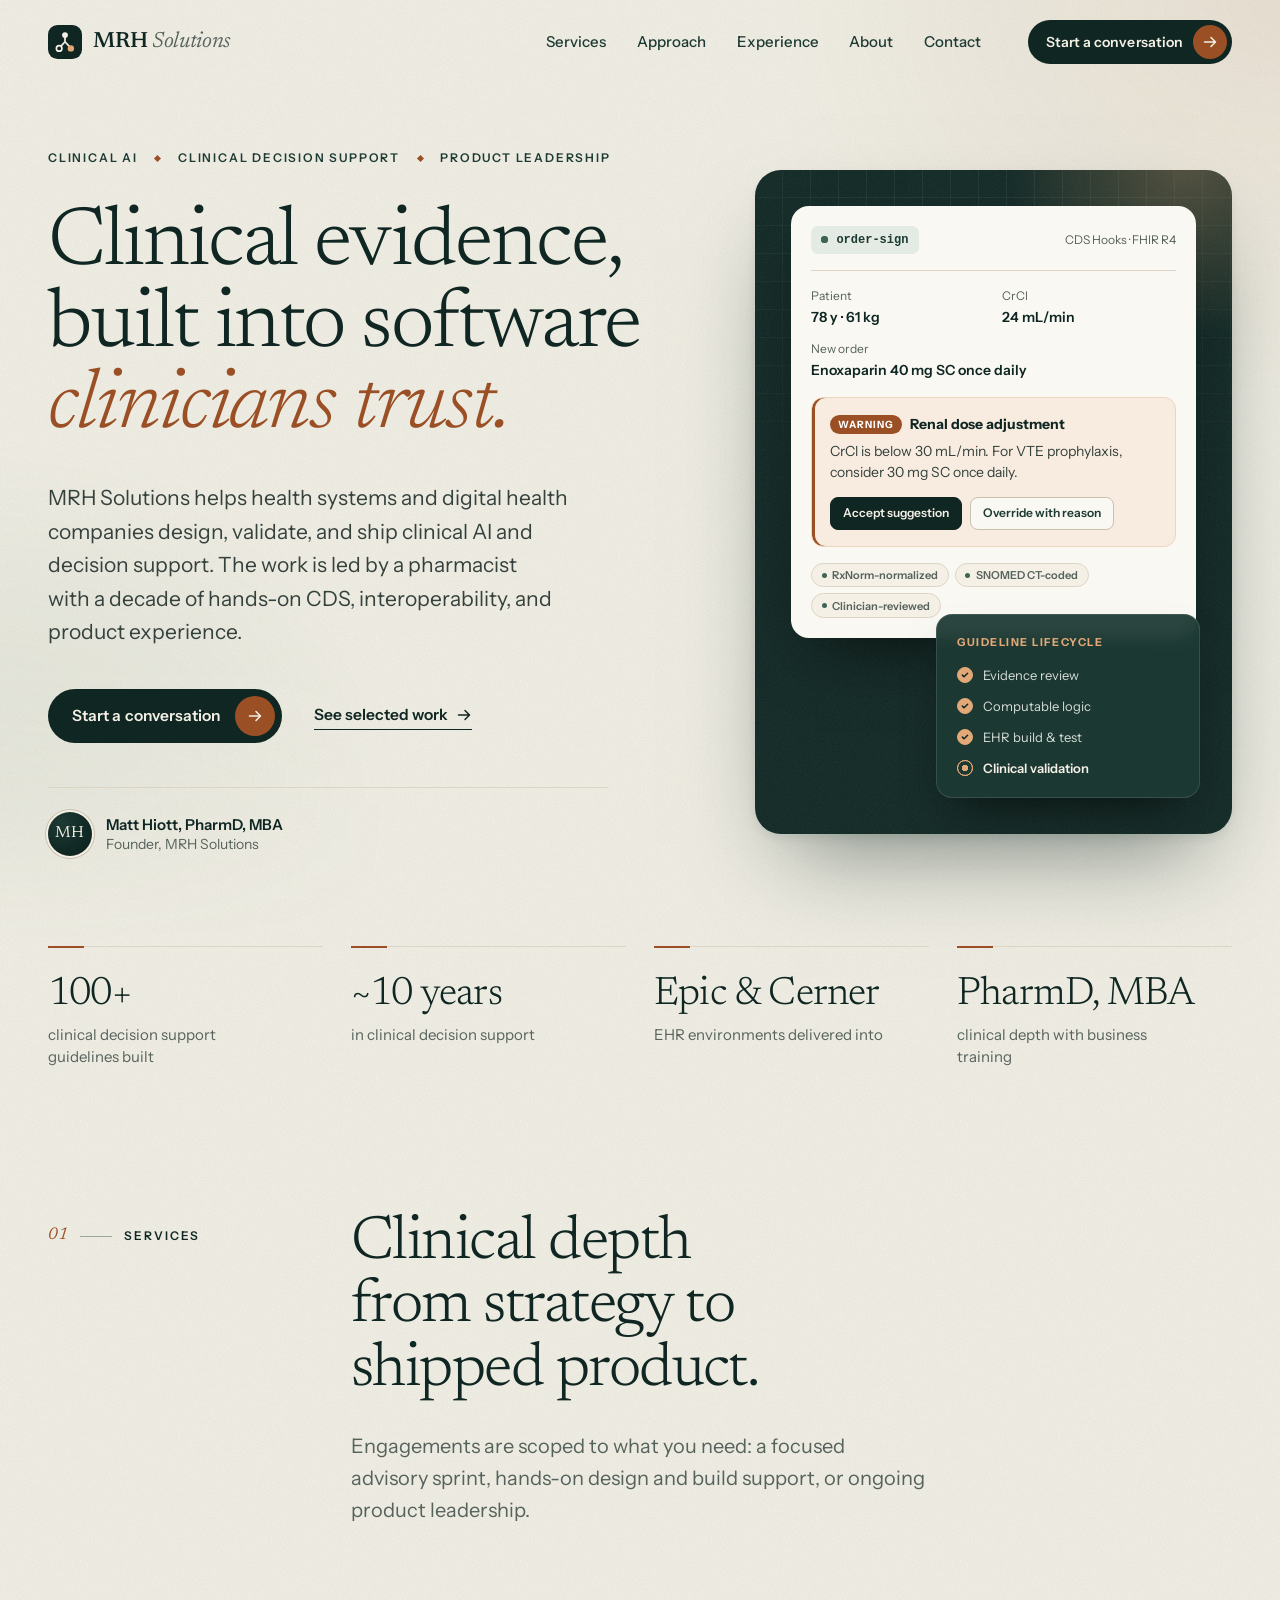
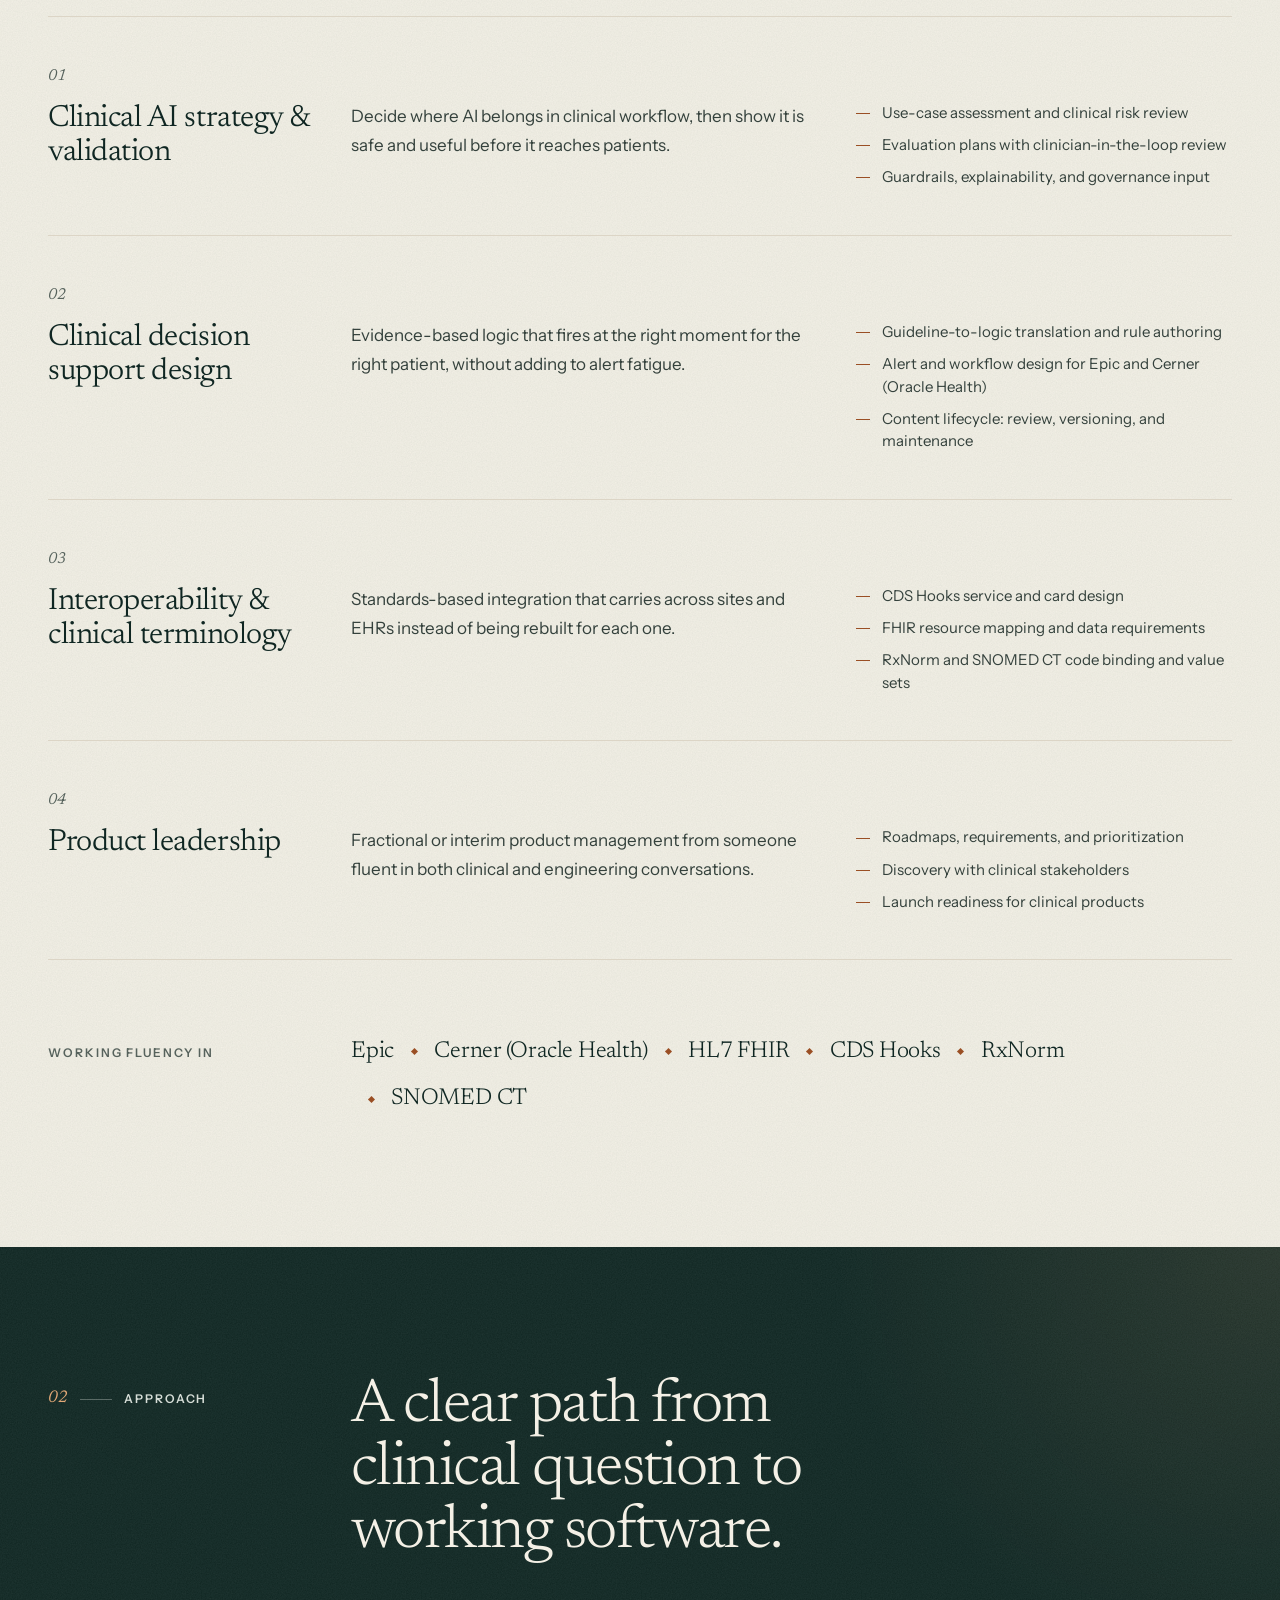
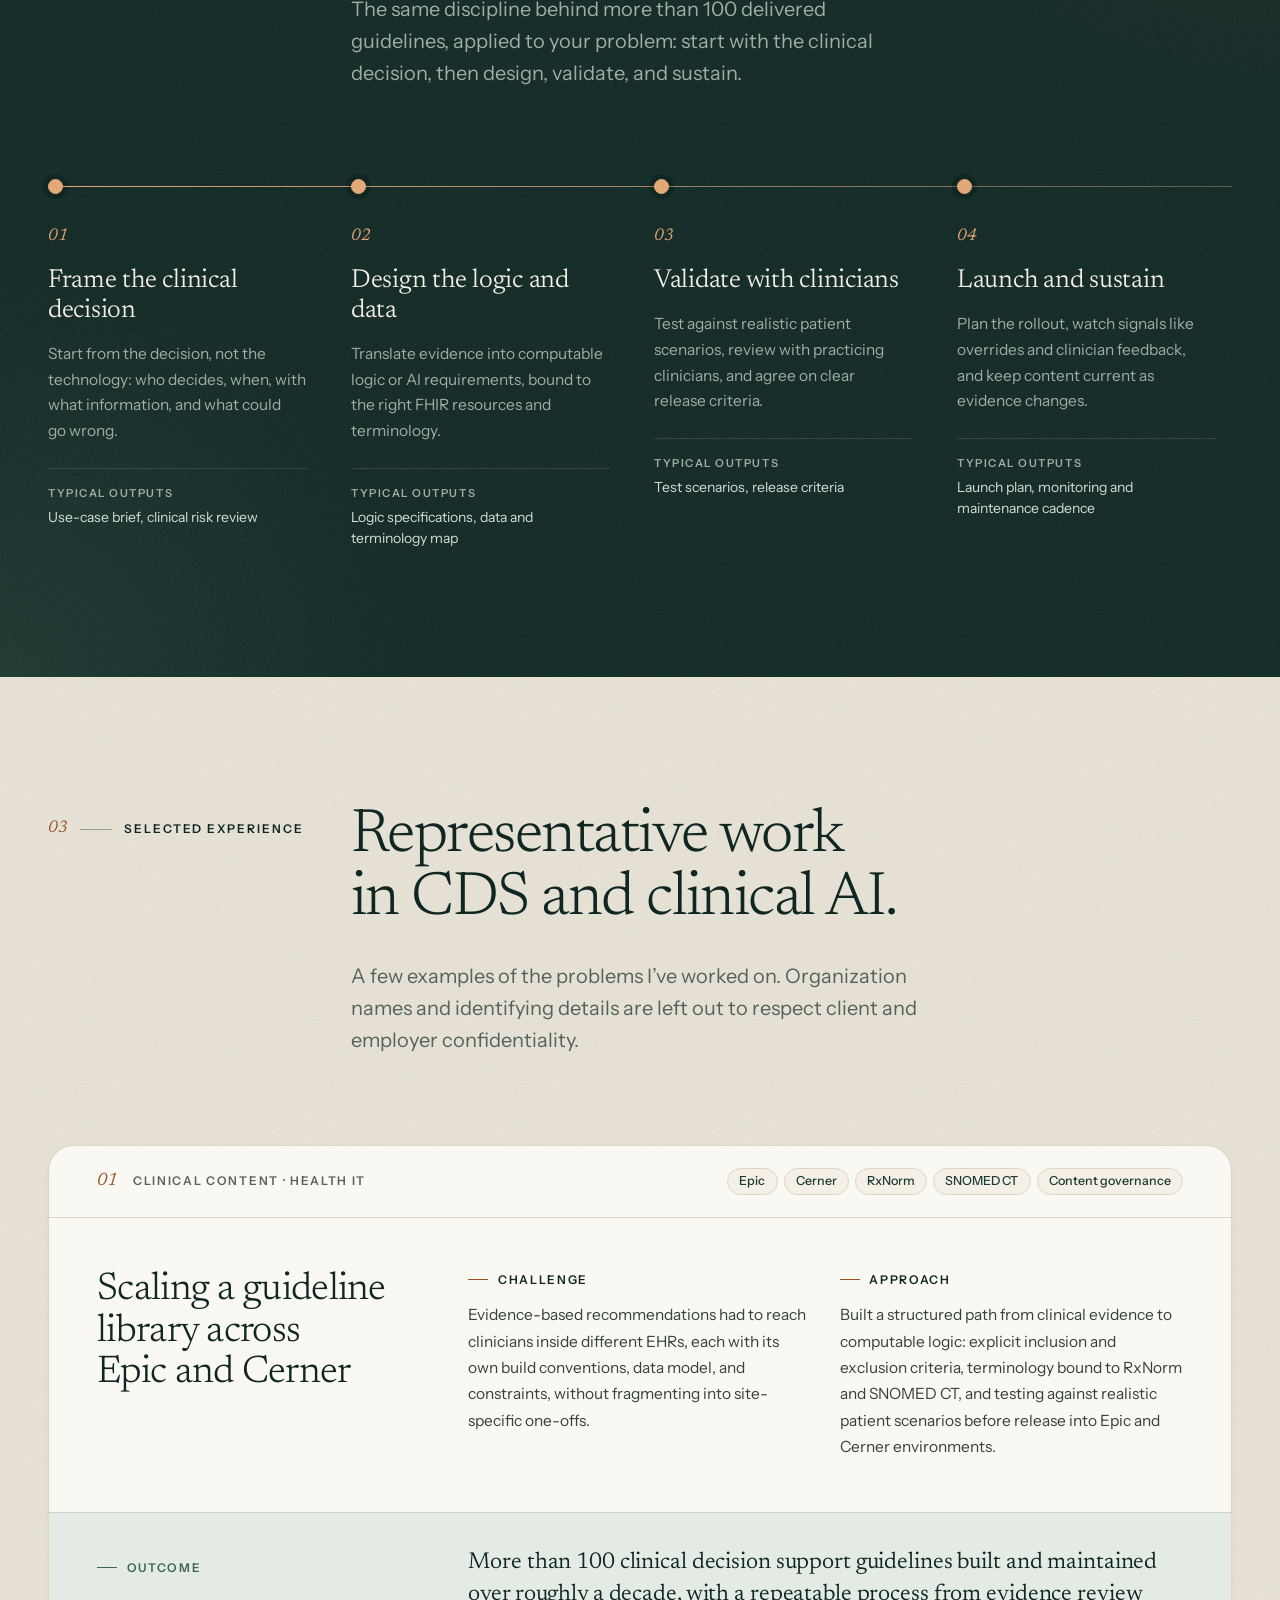
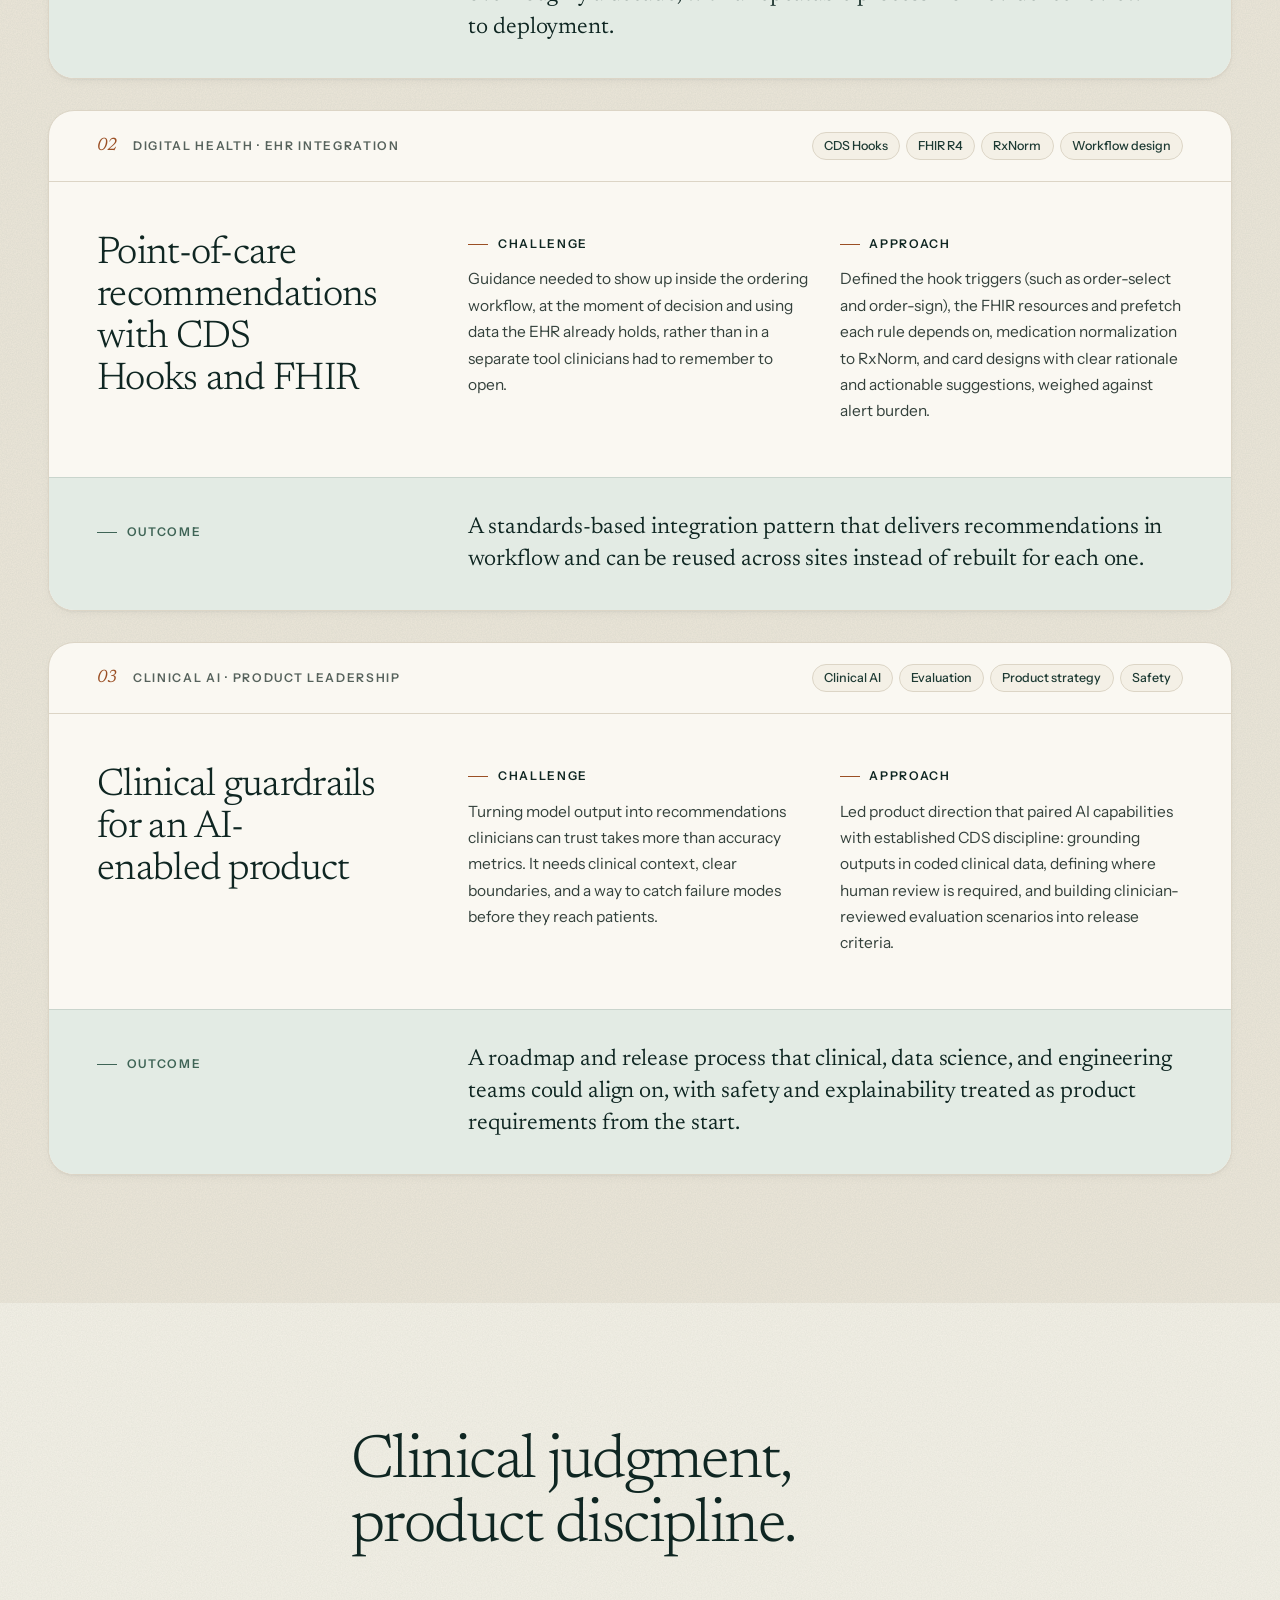
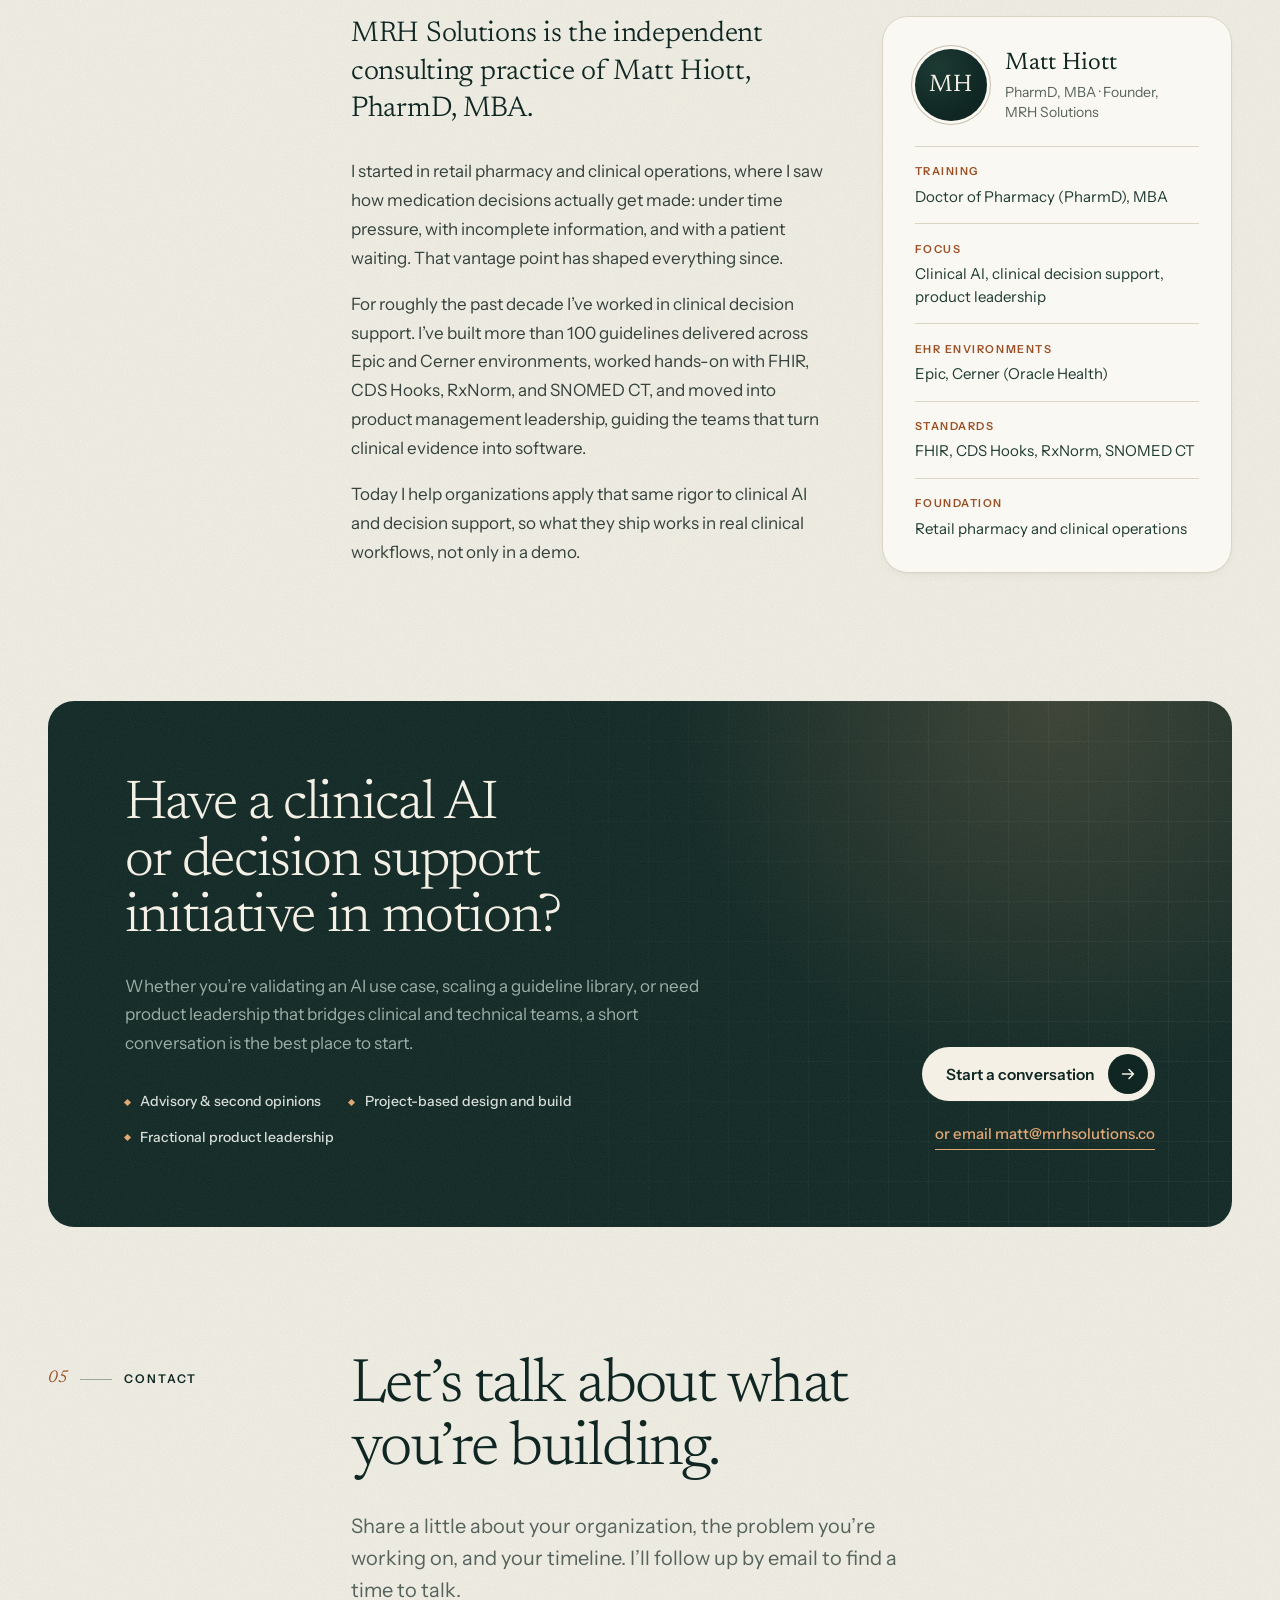
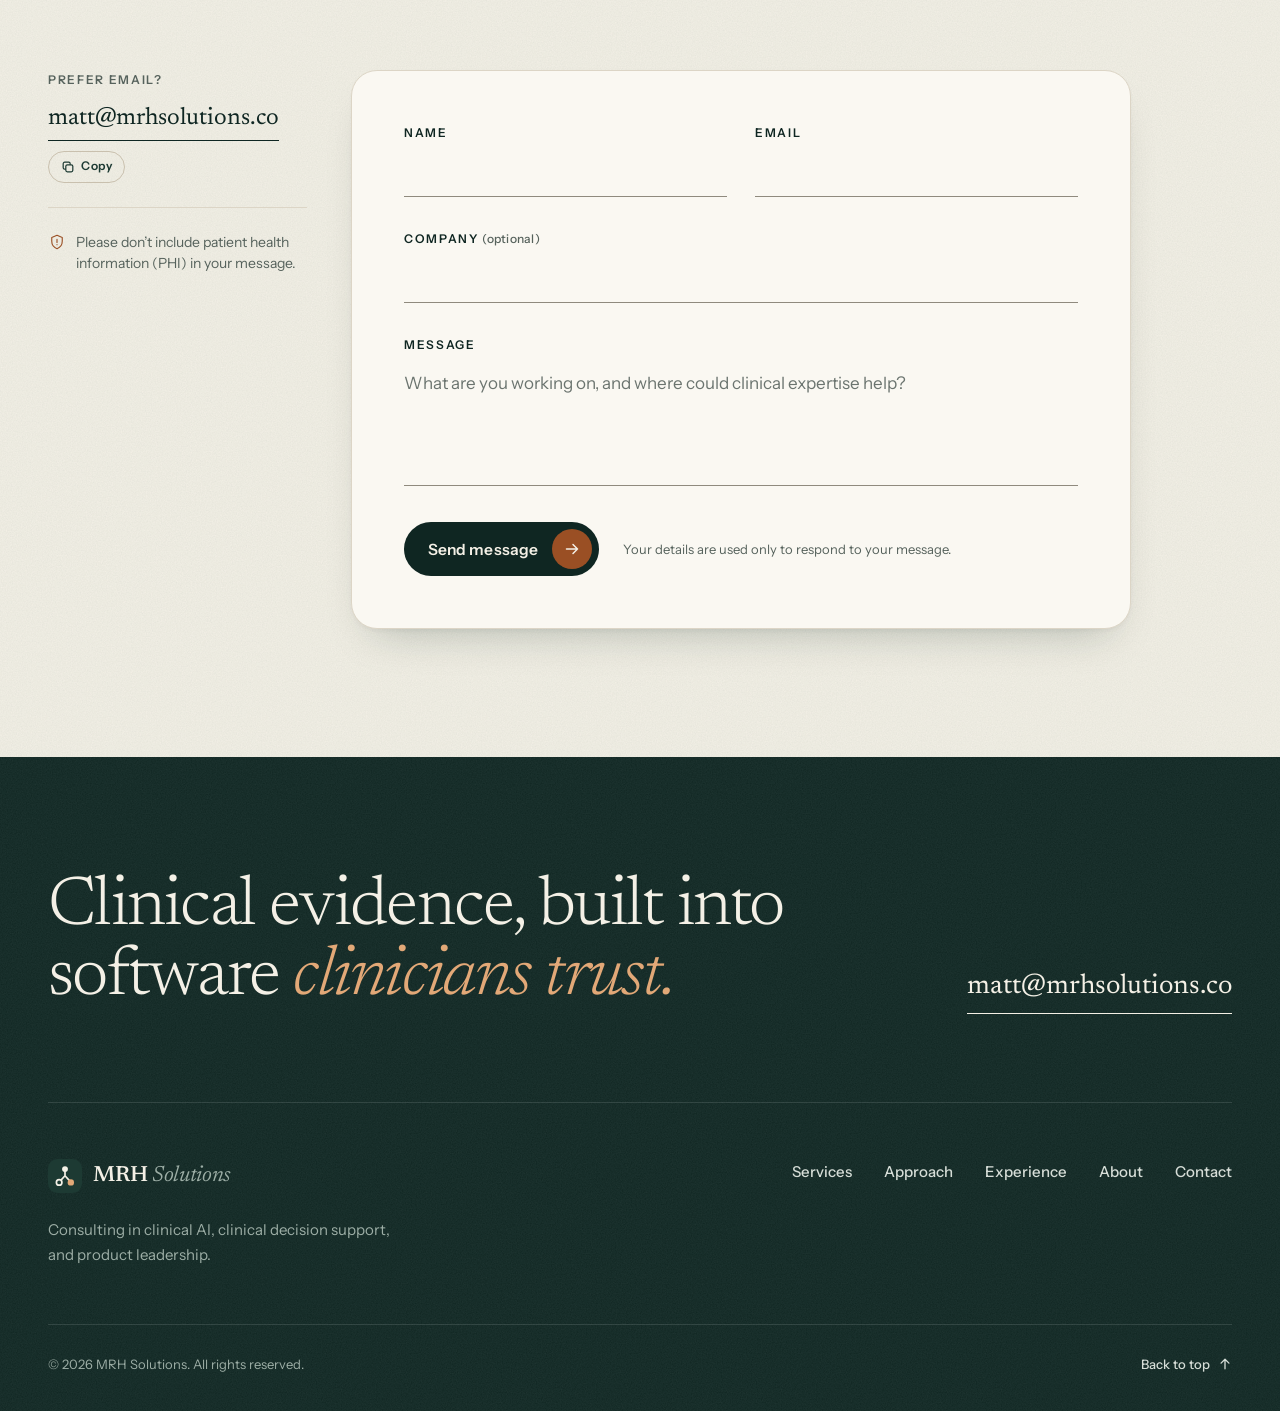
<file: index.html>
<!doctype html>
<html lang="en" class="no-js">
<head>
  <meta charset="utf-8">
  <meta name="viewport" content="width=device-width, initial-scale=1">
  <title>MRH Solutions | Clinical AI &amp; Clinical Decision Support Consulting</title>
  <meta name="description" content="MRH Solutions helps health systems and digital health companies design, validate, and ship clinical AI and clinical decision support. PharmD/MBA-led consulting in CDS, FHIR, CDS Hooks, clinical terminology, and product leadership.">
  <link rel="canonical" href="https://mrhsolutions.co/">
  <meta name="theme-color" content="#0f2622">
  <meta name="color-scheme" content="light">

  <!-- Social sharing -->
  <meta property="og:type" content="website">
  <meta property="og:site_name" content="MRH Solutions">
  <meta property="og:title" content="MRH Solutions | Clinical AI &amp; Clinical Decision Support Consulting">
  <meta property="og:description" content="PharmD/MBA-led consulting for clinical AI, clinical decision support, interoperability, and product leadership.">
  <meta property="og:url" content="https://mrhsolutions.co/">
  <meta property="og:image" content="https://mrhsolutions.co/assets/img/og-image.jpg">
  <meta property="og:image:width" content="1200">
  <meta property="og:image:height" content="630">
  <meta property="og:image:alt" content="MRH Solutions: clinical AI and clinical decision support consulting">
  <meta name="twitter:card" content="summary_large_image">

  <link rel="icon" href="assets/img/favicon.svg" type="image/svg+xml">
  <link rel="apple-touch-icon" href="assets/img/apple-touch-icon.png">

  <link rel="preload" href="assets/fonts/newsreader-latin-wght-normal.woff2" as="font" type="font/woff2" crossorigin>
  <link rel="preload" href="assets/fonts/newsreader-latin-wght-italic.woff2" as="font" type="font/woff2" crossorigin>
  <link rel="preload" href="assets/fonts/instrument-sans-latin-wght-normal.woff2" as="font" type="font/woff2" crossorigin>
  <link rel="stylesheet" href="assets/css/styles.css">

  <!-- Flag JS and motion support before first paint so intro animations never flash -->
  <script>
    (function (root) {
      root.classList.replace('no-js', 'js');
      if (!window.matchMedia || !window.matchMedia('(prefers-reduced-motion: reduce)').matches) {
        root.classList.add('motion');
      }
    })(document.documentElement);
  </script>
  <script src="assets/js/main.js" defer></script>

  <script type="application/ld+json">
  {
    "@context": "https://schema.org",
    "@type": "Organization",
    "name": "MRH Solutions",
    "url": "https://mrhsolutions.co/",
    "email": "mailto:matt@mrhsolutions.co",
    "logo": "https://mrhsolutions.co/assets/img/apple-touch-icon.png",
    "description": "Consulting in clinical AI, clinical decision support, healthcare interoperability, and product leadership.",
    "founder": {
      "@type": "Person",
      "name": "Matt Hiott",
      "honorificSuffix": "PharmD, MBA",
      "jobTitle": "Founder"
    },
    "knowsAbout": [
      "Clinical decision support",
      "Clinical AI",
      "HL7 FHIR",
      "CDS Hooks",
      "RxNorm",
      "SNOMED CT",
      "Epic",
      "Cerner",
      "Product management"
    ]
  }
  </script>
</head>
<body>
  <!-- Icon sprite -->
  <svg class="sprite" aria-hidden="true" focusable="false">
    <symbol id="i-arrow" viewBox="0 0 16 16"><path d="M2.5 8h11M9 3.5 13.5 8 9 12.5" fill="none" stroke="currentColor" stroke-width="1.5" stroke-linecap="round" stroke-linejoin="round"/></symbol>
    <symbol id="i-arrow-up" viewBox="0 0 16 16"><path d="M8 13.5v-11M3.5 7 8 2.5 12.5 7" fill="none" stroke="currentColor" stroke-width="1.5" stroke-linecap="round" stroke-linejoin="round"/></symbol>
    <symbol id="i-copy" viewBox="0 0 16 16"><g fill="none" stroke="currentColor" stroke-width="1.4" stroke-linejoin="round"><rect x="5.5" y="5.5" width="8" height="8" rx="1.75"/><path d="M10.5 5.5V4.25A1.75 1.75 0 0 0 8.75 2.5h-4.5A1.75 1.75 0 0 0 2.5 4.25v4.5c0 .97.78 1.75 1.75 1.75H5.5"/></g></symbol>
    <symbol id="i-check" viewBox="0 0 16 16"><path d="M3 8.5 6.5 12 13 4.5" fill="none" stroke="currentColor" stroke-width="1.6" stroke-linecap="round" stroke-linejoin="round"/></symbol>
    <symbol id="i-shield" viewBox="0 0 24 24"><g fill="none" stroke="currentColor" stroke-width="1.5" stroke-linecap="round" stroke-linejoin="round"><path d="M12 3l7 3v5c0 4.5-3 8.3-7 10-4-1.7-7-5.5-7-10V6z"/><path d="M12 8.5v4M12 15.5h.01"/></g></symbol>
  </svg>

  <a class="skip-link" href="#main">Skip to content</a>

  <!-- ============ Header ============ -->
  <header class="site-header" data-header>
    <div class="container header-inner">
      <a class="brand" href="#top" aria-label="MRH Solutions, back to top">
        <svg class="brand-mark" viewBox="0 0 32 32" aria-hidden="true" focusable="false">
          <rect width="32" height="32" rx="9" fill="#0f2622"/>
          <path d="M16 9.5v6.25M16 15.75 10.5 21.75M16 15.75 21.5 21.75" fill="none" stroke="#f4f0e6" stroke-width="1.6" stroke-linecap="round"/>
          <circle cx="16" cy="9.5" r="2.75" fill="#f4f0e6"/>
          <circle cx="10.5" cy="22" r="2.6" fill="#0f2622" stroke="#f4f0e6" stroke-width="1.6"/>
          <circle cx="21.5" cy="22" r="3" fill="#e2a877"/>
        </svg>
        <span class="brand-word">MRH <em>Solutions</em></span>
      </a>

      <nav id="site-nav" class="site-nav" aria-label="Primary">
        <ul>
          <li><a href="#services">Services</a></li>
          <li><a href="#approach">Approach</a></li>
          <li><a href="#work">Experience</a></li>
          <li><a href="#about">About</a></li>
          <li><a href="#contact">Contact</a></li>
        </ul>
      </nav>

      <a class="btn btn-primary btn-sm header-cta" href="#contact">
        <span class="btn-label">Start a conversation</span>
        <span class="btn-icon" aria-hidden="true"><svg><use href="#i-arrow"/></svg><svg><use href="#i-arrow"/></svg></span>
      </a>

      <button class="menu-toggle" type="button" aria-expanded="false" aria-controls="mobile-menu">
        <span class="menu-toggle-label">Menu</span>
        <span class="menu-toggle-icon" aria-hidden="true"><span></span><span></span></span>
      </button>
    </div>
    <div class="scroll-progress" aria-hidden="true"><span></span></div>
  </header>

  <!-- Full-screen menu for small screens (opened by .menu-toggle) -->
  <div class="mobile-menu" id="mobile-menu">
    <nav class="mobile-menu-nav" aria-label="Mobile">
      <ol>
        <li><a href="#services"><span class="mobile-menu-num">01</span>Services</a></li>
        <li><a href="#approach"><span class="mobile-menu-num">02</span>Approach</a></li>
        <li><a href="#work"><span class="mobile-menu-num">03</span>Experience</a></li>
        <li><a href="#about"><span class="mobile-menu-num">04</span>About</a></li>
        <li><a href="#contact"><span class="mobile-menu-num">05</span>Contact</a></li>
      </ol>
    </nav>
    <div class="mobile-menu-foot">
      <a class="btn btn-primary" href="#contact">
        <span class="btn-label">Start a conversation</span>
        <span class="btn-icon" aria-hidden="true"><svg><use href="#i-arrow"/></svg><svg><use href="#i-arrow"/></svg></span>
      </a>
      <a class="mobile-menu-email" href="mailto:matt@mrhsolutions.co">matt@mrhsolutions.co</a>
    </div>
  </div>

  <main id="main">

    <!-- ============ Hero ============ -->
    <section class="hero" id="top" aria-labelledby="hero-title">
      <div class="container hero-grid">
        <div class="hero-copy">
          <ul class="hero-tags intro intro-1">
            <li>Clinical AI</li>
            <li>Clinical Decision Support</li>
            <li>Product Leadership</li>
          </ul>

          <h1 id="hero-title" class="hero-title">
            <span class="line"><span>Clinical evidence,</span></span>
            <span class="line"><span>built into software</span></span>
            <span class="line"><span><em>clinicians trust.</em></span></span>
          </h1>

          <p class="hero-lead intro intro-2">
            MRH Solutions helps health systems and digital health companies design, validate, and ship
            clinical AI and decision support. The work is led by a pharmacist with a decade of hands-on
            CDS, interoperability, and product experience.
          </p>

          <div class="hero-actions intro intro-3">
            <a class="btn btn-primary" href="#contact">
              <span class="btn-label">Start a conversation</span>
              <span class="btn-icon" aria-hidden="true"><svg><use href="#i-arrow"/></svg><svg><use href="#i-arrow"/></svg></span>
            </a>
            <a class="link-arrow" href="#work">
              See selected work
              <svg aria-hidden="true"><use href="#i-arrow"/></svg>
            </a>
          </div>

          <div class="hero-principal intro intro-4">
            <span class="avatar avatar-sm" aria-hidden="true">MH</span>
            <p><strong>Matt Hiott, PharmD, MBA</strong><span>Founder, MRH Solutions</span></p>
          </div>
        </div>

        <!-- Decorative illustration: a CDS Hooks-style recommendation and the guideline lifecycle -->
        <div class="hero-visual" aria-hidden="true">
          <div class="visual-panel" data-parallax>
            <div class="cds-card" data-depth="1">
              <div class="cds-top">
                <span class="cds-hook"><span class="cds-pulse"></span>order-sign</span>
                <span class="cds-meta">CDS Hooks · FHIR R4</span>
              </div>
              <dl class="cds-context">
                <div><dt>Patient</dt><dd>78 y · 61 kg</dd></div>
                <div><dt>CrCl</dt><dd>24 mL/min</dd></div>
                <div class="span-2"><dt>New order</dt><dd>Enoxaparin 40 mg SC once daily</dd></div>
              </dl>
              <div class="cds-alert">
                <div class="cds-alert-head">
                  <span class="cds-indicator">Warning</span>
                  <strong>Renal dose adjustment</strong>
                </div>
                <p>CrCl is below 30 mL/min. For VTE prophylaxis, consider 30&nbsp;mg SC once daily.</p>
                <div class="cds-actions">
                  <span class="cds-btn cds-btn-primary">Accept suggestion</span>
                  <span class="cds-btn">Override with reason</span>
                </div>
              </div>
              <div class="cds-foot">
                <span class="chip">RxNorm-normalized</span>
                <span class="chip">SNOMED CT-coded</span>
                <span class="chip">Clinician-reviewed</span>
              </div>
            </div>

            <div class="lifecycle-card" data-depth="2">
              <p class="lifecycle-title">Guideline lifecycle</p>
              <ol class="lifecycle-steps">
                <li class="done">Evidence review</li>
                <li class="done">Computable logic</li>
                <li class="done">EHR build &amp; test</li>
                <li class="current">Clinical validation</li>
              </ol>
            </div>
          </div>
        </div>
      </div>
    </section>

    <!-- ============ Proof points ============ -->
    <section class="proof" aria-label="At a glance">
      <div class="container">
        <ul class="proof-list">
          <li class="reveal">
            <span class="proof-value">100+</span>
            <span class="proof-label">clinical decision support guidelines built</span>
          </li>
          <li class="reveal">
            <span class="proof-value">~10 years</span>
            <span class="proof-label">in clinical decision support</span>
          </li>
          <li class="reveal">
            <span class="proof-value">Epic &amp; Cerner</span>
            <span class="proof-label">EHR environments delivered into</span>
          </li>
          <li class="reveal">
            <span class="proof-value">PharmD, MBA</span>
            <span class="proof-label">clinical depth with business training</span>
          </li>
        </ul>
      </div>
    </section>

    <!-- ============ Services ============ -->
    <section class="section" id="services" aria-labelledby="services-title">
      <div class="container">
        <header class="section-head">
          <p class="section-index reveal"><span class="num">01</span><span class="rule" aria-hidden="true"></span>Services</p>
          <div class="section-head-main">
            <h2 id="services-title" class="reveal">Clinical depth from strategy to shipped product.</h2>
            <p class="section-lead reveal">
              Engagements are scoped to what you need: a focused advisory sprint, hands-on design and build
              support, or ongoing product leadership.
            </p>
          </div>
        </header>

        <ol class="service-list">
          <li class="service reveal">
            <div class="service-heading">
              <span class="service-num" aria-hidden="true">01</span>
              <h3 class="service-title">Clinical AI strategy &amp; validation</h3>
            </div>
            <p class="service-desc">Decide where AI belongs in clinical workflow, then show it is safe and useful before it reaches patients.</p>
            <ul class="service-points">
              <li>Use-case assessment and clinical risk review</li>
              <li>Evaluation plans with clinician-in-the-loop review</li>
              <li>Guardrails, explainability, and governance input</li>
            </ul>
          </li>

          <li class="service reveal">
            <div class="service-heading">
              <span class="service-num" aria-hidden="true">02</span>
              <h3 class="service-title">Clinical decision support design</h3>
            </div>
            <p class="service-desc">Evidence-based logic that fires at the right moment for the right patient, without adding to alert fatigue.</p>
            <ul class="service-points">
              <li>Guideline-to-logic translation and rule authoring</li>
              <li>Alert and workflow design for Epic and Cerner (Oracle Health)</li>
              <li>Content lifecycle: review, versioning, and maintenance</li>
            </ul>
          </li>

          <li class="service reveal">
            <div class="service-heading">
              <span class="service-num" aria-hidden="true">03</span>
              <h3 class="service-title">Interoperability &amp; clinical terminology</h3>
            </div>
            <p class="service-desc">Standards-based integration that carries across sites and EHRs instead of being rebuilt for each one.</p>
            <ul class="service-points">
              <li>CDS Hooks service and card design</li>
              <li>FHIR resource mapping and data requirements</li>
              <li>RxNorm and SNOMED CT code binding and value sets</li>
            </ul>
          </li>

          <li class="service reveal">
            <div class="service-heading">
              <span class="service-num" aria-hidden="true">04</span>
              <h3 class="service-title">Product leadership</h3>
            </div>
            <p class="service-desc">Fractional or interim product management from someone fluent in both clinical and engineering conversations.</p>
            <ul class="service-points">
              <li>Roadmaps, requirements, and prioritization</li>
              <li>Discovery with clinical stakeholders</li>
              <li>Launch readiness for clinical products</li>
            </ul>
          </li>
        </ol>

        <div class="standards reveal">
          <p class="standards-label">Working fluency in</p>
          <ul class="standards-list">
            <li>Epic</li>
            <li>Cerner (Oracle Health)</li>
            <li>HL7 FHIR</li>
            <li>CDS Hooks</li>
            <li>RxNorm</li>
            <li>SNOMED CT</li>
          </ul>
        </div>
      </div>
    </section>

    <!-- ============ Approach ============ -->
    <section class="section section-dark" id="approach" aria-labelledby="approach-title">
      <div class="container">
        <header class="section-head">
          <p class="section-index reveal"><span class="num">02</span><span class="rule" aria-hidden="true"></span>Approach</p>
          <div class="section-head-main">
            <h2 id="approach-title" class="reveal">A clear path from clinical question to working software.</h2>
            <p class="section-lead reveal">
              The same discipline behind more than 100 delivered guidelines, applied to your problem:
              start with the clinical decision, then design, validate, and sustain.
            </p>
          </div>
        </header>

        <ol class="steps" data-observe>
          <li class="step reveal">
            <span class="step-num" aria-hidden="true">01</span>
            <h3>Frame the clinical decision</h3>
            <p>Start from the decision, not the technology: who decides, when, with what information, and what could go wrong.</p>
            <p class="step-output"><span>Typical outputs</span>Use-case brief, clinical risk review</p>
          </li>
          <li class="step reveal">
            <span class="step-num" aria-hidden="true">02</span>
            <h3>Design the logic and data</h3>
            <p>Translate evidence into computable logic or AI requirements, bound to the right FHIR resources and terminology.</p>
            <p class="step-output"><span>Typical outputs</span>Logic specifications, data and terminology map</p>
          </li>
          <li class="step reveal">
            <span class="step-num" aria-hidden="true">03</span>
            <h3>Validate with clinicians</h3>
            <p>Test against realistic patient scenarios, review with practicing clinicians, and agree on clear release criteria.</p>
            <p class="step-output"><span>Typical outputs</span>Test scenarios, release criteria</p>
          </li>
          <li class="step reveal">
            <span class="step-num" aria-hidden="true">04</span>
            <h3>Launch and sustain</h3>
            <p>Plan the rollout, watch signals like overrides and clinician feedback, and keep content current as evidence changes.</p>
            <p class="step-output"><span>Typical outputs</span>Launch plan, monitoring and maintenance cadence</p>
          </li>
        </ol>
      </div>
    </section>

    <!-- ============ Selected experience ============ -->
    <section class="section section-alt" id="work" aria-labelledby="work-title">
      <div class="container">
        <header class="section-head">
          <p class="section-index reveal"><span class="num">03</span><span class="rule" aria-hidden="true"></span>Selected experience</p>
          <div class="section-head-main">
            <h2 id="work-title" class="reveal">Representative work in CDS and clinical AI.</h2>
            <p class="section-lead reveal">
              A few examples of the problems I’ve worked on. Organization names and identifying details
              are left out to respect client and employer confidentiality.
            </p>
          </div>
        </header>

        <div class="cases">
          <article class="case reveal" aria-labelledby="case-1-title">
            <header class="case-head">
              <p class="case-meta"><span class="case-num">01</span><span class="case-sector">Clinical content · Health IT</span></p>
              <ul class="case-tags">
                <li>Epic</li><li>Cerner</li><li>RxNorm</li><li>SNOMED CT</li><li>Content governance</li>
              </ul>
            </header>
            <div class="case-main">
              <h3 class="case-title" id="case-1-title">Scaling a guideline library across Epic and Cerner</h3>
              <dl class="case-details">
                <div>
                  <dt>Challenge</dt>
                  <dd>Evidence-based recommendations had to reach clinicians inside different EHRs, each with its own build conventions, data model, and constraints, without fragmenting into site-specific one-offs.</dd>
                </div>
                <div>
                  <dt>Approach</dt>
                  <dd>Built a structured path from clinical evidence to computable logic: explicit inclusion and exclusion criteria, terminology bound to RxNorm and SNOMED&nbsp;CT, and testing against realistic patient scenarios before release into Epic and Cerner environments.</dd>
                </div>
              </dl>
            </div>
            <div class="case-outcome">
              <p class="case-outcome-label">Outcome</p>
              <p class="case-outcome-text">More than 100 clinical decision support guidelines built and maintained over roughly a decade, with a repeatable process from evidence review to deployment.</p>
            </div>
          </article>

          <article class="case reveal" aria-labelledby="case-2-title">
            <header class="case-head">
              <p class="case-meta"><span class="case-num">02</span><span class="case-sector">Digital health · EHR integration</span></p>
              <ul class="case-tags">
                <li>CDS Hooks</li><li>FHIR R4</li><li>RxNorm</li><li>Workflow design</li>
              </ul>
            </header>
            <div class="case-main">
              <h3 class="case-title" id="case-2-title">Point-of-care recommendations with CDS Hooks and FHIR</h3>
              <dl class="case-details">
                <div>
                  <dt>Challenge</dt>
                  <dd>Guidance needed to show up inside the ordering workflow, at the moment of decision and using data the EHR already holds, rather than in a separate tool clinicians had to remember to open.</dd>
                </div>
                <div>
                  <dt>Approach</dt>
                  <dd>Defined the hook triggers (such as order-select and order-sign), the FHIR resources and prefetch each rule depends on, medication normalization to RxNorm, and card designs with clear rationale and actionable suggestions, weighed against alert burden.</dd>
                </div>
              </dl>
            </div>
            <div class="case-outcome">
              <p class="case-outcome-label">Outcome</p>
              <p class="case-outcome-text">A standards-based integration pattern that delivers recommendations in workflow and can be reused across sites instead of rebuilt for each one.</p>
            </div>
          </article>

          <article class="case reveal" aria-labelledby="case-3-title">
            <header class="case-head">
              <p class="case-meta"><span class="case-num">03</span><span class="case-sector">Clinical AI · Product leadership</span></p>
              <ul class="case-tags">
                <li>Clinical AI</li><li>Evaluation</li><li>Product strategy</li><li>Safety</li>
              </ul>
            </header>
            <div class="case-main">
              <h3 class="case-title" id="case-3-title">Clinical guardrails for an AI-enabled product</h3>
              <dl class="case-details">
                <div>
                  <dt>Challenge</dt>
                  <dd>Turning model output into recommendations clinicians can trust takes more than accuracy metrics. It needs clinical context, clear boundaries, and a way to catch failure modes before they reach patients.</dd>
                </div>
                <div>
                  <dt>Approach</dt>
                  <dd>Led product direction that paired AI capabilities with established CDS discipline: grounding outputs in coded clinical data, defining where human review is required, and building clinician-reviewed evaluation scenarios into release criteria.</dd>
                </div>
              </dl>
            </div>
            <div class="case-outcome">
              <p class="case-outcome-label">Outcome</p>
              <p class="case-outcome-text">A roadmap and release process that clinical, data science, and engineering teams could align on, with safety and explainability treated as product requirements from the start.</p>
            </div>
          </article>
        </div>
      </div>
    </section>

    <!-- ============ About ============ -->
    <section class="section" id="about" aria-labelledby="about-title">
      <div class="container">
        <header class="section-head section-head-tight">
          <p class="section-index reveal"><span class="num">04</span><span class="rule" aria-hidden="true"></span>About</p>
          <div class="section-head-main">
            <h2 id="about-title" class="reveal">Clinical judgment, product discipline.</h2>
          </div>
        </header>

        <div class="about-grid">
          <div class="about-copy reveal">
            <p class="about-intro">
              MRH Solutions is the independent consulting practice of Matt Hiott, PharmD, MBA.
            </p>
            <p>
              I started in retail pharmacy and clinical operations, where I saw how medication decisions
              actually get made: under time pressure, with incomplete information, and with a patient waiting.
              That vantage point has shaped everything since.
            </p>
            <p>
              For roughly the past decade I’ve worked in clinical decision support. I’ve built more than 100
              guidelines delivered across Epic and Cerner environments, worked hands-on with FHIR, CDS Hooks,
              RxNorm, and SNOMED&nbsp;CT, and moved into product management leadership, guiding the teams that
              turn clinical evidence into software.
            </p>
            <p>
              Today I help organizations apply that same rigor to clinical AI and decision support, so what
              they ship works in real clinical workflows, not only in a demo.
            </p>
          </div>

          <div class="profile-card reveal" role="group" aria-label="Background at a glance">
            <div class="profile-head">
              <!-- To use a headshot, replace this span with:
                   <img class="avatar" src="assets/img/headshot.jpg" alt="Matt Hiott" width="72" height="72"> -->
              <span class="avatar" aria-hidden="true">MH</span>
              <div>
                <p class="profile-name">Matt Hiott</p>
                <p class="profile-role">PharmD, MBA · Founder, MRH Solutions</p>
              </div>
            </div>
            <dl class="profile-facts">
              <div><dt>Training</dt><dd>Doctor of Pharmacy (PharmD), MBA</dd></div>
              <div><dt>Focus</dt><dd>Clinical AI, clinical decision support, product leadership</dd></div>
              <div><dt>EHR environments</dt><dd>Epic, Cerner (Oracle Health)</dd></div>
              <div><dt>Standards</dt><dd>FHIR, CDS Hooks, RxNorm, SNOMED CT</dd></div>
              <div><dt>Foundation</dt><dd>Retail pharmacy and clinical operations</dd></div>
            </dl>
          </div>
        </div>
      </div>
    </section>

    <!-- ============ Call to action ============ -->
    <section class="cta-section" aria-labelledby="cta-title">
      <div class="container">
        <div class="cta reveal" data-spotlight>
          <div class="cta-copy">
            <h2 id="cta-title">Have a clinical AI or decision support initiative in motion?</h2>
            <p>
              Whether you’re validating an AI use case, scaling a guideline library, or need product
              leadership that bridges clinical and technical teams, a short conversation is the best place to start.
            </p>
            <ul class="cta-modes">
              <li>Advisory &amp; second opinions</li>
              <li>Project-based design and build</li>
              <li>Fractional product leadership</li>
            </ul>
          </div>
          <div class="cta-actions">
            <a class="btn btn-light" href="#contact">
              <span class="btn-label">Start a conversation</span>
              <span class="btn-icon" aria-hidden="true"><svg><use href="#i-arrow"/></svg><svg><use href="#i-arrow"/></svg></span>
            </a>
            <a class="cta-email link-sweep" href="mailto:matt@mrhsolutions.co">or email matt@mrhsolutions.co</a>
          </div>
        </div>
      </div>
    </section>

    <!-- ============ Contact ============ -->
    <section class="section contact" id="contact" aria-labelledby="contact-title">
      <div class="container contact-grid">
        <p class="section-index reveal"><span class="num">05</span><span class="rule" aria-hidden="true"></span>Contact</p>

        <div class="contact-head">
          <h2 id="contact-title" class="reveal">Let’s talk about what you’re building.</h2>
          <p class="section-lead reveal">
            Share a little about your organization, the problem you’re working on, and your timeline.
            I’ll follow up by email to find a time to talk.
          </p>
        </div>

        <div class="contact-aside reveal">
          <div class="contact-direct">
            <p class="contact-direct-label">Prefer email?</p>
            <div class="contact-email-row">
              <a class="contact-email link-sweep" href="mailto:matt@mrhsolutions.co">matt@mrhsolutions.co</a>
              <button class="copy-btn" type="button" data-copy="matt@mrhsolutions.co" aria-label="Copy email address" hidden>
                <svg aria-hidden="true"><use href="#i-copy"/></svg>
                <span class="copy-btn-label">Copy</span>
              </button>
              <span class="sr-only" role="status" data-copy-status></span>
            </div>
          </div>
          <p class="phi-note">
            <svg aria-hidden="true"><use href="#i-shield"/></svg>
            Please don’t include patient health information (PHI) in your message.
          </p>
        </div>

        <div class="form-card reveal">
          <!--
            Contact form backend: Formspree (form ID xzeeogav).
            - With JavaScript, main.js validates the fields, sends the form in the background,
              and shows a confirmation without leaving the page.
            - Without JavaScript, the browser posts straight to Formspree, which shows its own
              thank-you page.
            - To change services, replace the action URL. Setting it to mailto:you@example.com
              makes the form open the visitor's email app instead.
          -->
          <form id="contact-form" class="contact-form"
                action="https://formspree.io/f/xzeeogav"
                method="POST"
                data-contact-email="matt@mrhsolutions.co">

            <!-- Spam honeypot: humans never see or fill this field -->
            <div class="hp" aria-hidden="true">
              <label for="hp-field">Leave this field empty</label>
              <input id="hp-field" type="text" name="_gotcha" tabindex="-1" autocomplete="off">
            </div>

            <div class="form-row">
              <div class="field">
                <label for="name">Name</label>
                <div class="control">
                  <input id="name" name="name" type="text" autocomplete="name" required maxlength="120" aria-describedby="name-error">
                  <span class="control-line" aria-hidden="true"></span>
                </div>
                <p class="field-error" id="name-error" hidden></p>
              </div>

              <div class="field">
                <label for="email">Email</label>
                <div class="control">
                  <input id="email" name="email" type="email" autocomplete="email" required maxlength="254" aria-describedby="email-error">
                  <span class="control-line" aria-hidden="true"></span>
                </div>
                <p class="field-error" id="email-error" hidden></p>
              </div>
            </div>

            <div class="field">
              <label for="company">Company <span class="optional">(optional)</span></label>
              <div class="control">
                <input id="company" name="company" type="text" autocomplete="organization" maxlength="160">
                <span class="control-line" aria-hidden="true"></span>
              </div>
            </div>

            <div class="field">
              <label for="message">Message</label>
              <div class="control">
                <textarea id="message" name="message" rows="4" required maxlength="5000"
                          placeholder="What are you working on, and where could clinical expertise help?"
                          aria-describedby="message-error"></textarea>
                <span class="control-line" aria-hidden="true"></span>
              </div>
              <p class="field-error" id="message-error" hidden></p>
            </div>

            <div class="form-foot">
              <button class="btn btn-primary" type="submit">
                <span class="btn-label">Send message</span>
                <span class="btn-icon" aria-hidden="true"><svg><use href="#i-arrow"/></svg><svg><use href="#i-arrow"/></svg></span>
              </button>
              <p class="form-privacy">Your details are used only to respond to your message.</p>
            </div>

            <p class="form-status" role="status" aria-live="polite"></p>
          </form>

          <div class="form-success" hidden>
            <svg class="success-mark" viewBox="0 0 52 52" aria-hidden="true">
              <circle cx="26" cy="26" r="24"/>
              <path d="M16 27.5l6.5 6.5L36.5 19"/>
            </svg>
            <h3 tabindex="-1">Message sent</h3>
            <p data-success-text>Thanks. Your message is on its way, and I’ll be in touch by email soon.</p>
            <button class="link-arrow" type="button" data-form-reset>
              Send another message
              <svg aria-hidden="true"><use href="#i-arrow"/></svg>
            </button>
          </div>
        </div>
      </div>
    </section>
  </main>

  <!-- ============ Footer ============ -->
  <footer class="site-footer">
    <div class="container">
      <div class="footer-top">
        <p class="footer-statement">Clinical evidence, built into software <em>clinicians trust.</em></p>
        <a class="footer-email link-sweep" href="mailto:matt@mrhsolutions.co">matt@mrhsolutions.co</a>
      </div>

      <div class="footer-inner">
        <div class="footer-brand">
          <a class="brand brand-light" href="#top" aria-label="MRH Solutions, back to top">
            <svg class="brand-mark" viewBox="0 0 32 32" aria-hidden="true" focusable="false">
              <rect width="32" height="32" rx="9" fill="#1d3a33"/>
              <path d="M16 9.5v6.25M16 15.75 10.5 21.75M16 15.75 21.5 21.75" fill="none" stroke="#f4f0e6" stroke-width="1.6" stroke-linecap="round"/>
              <circle cx="16" cy="9.5" r="2.75" fill="#f4f0e6"/>
              <circle cx="10.5" cy="22" r="2.6" fill="#1d3a33" stroke="#f4f0e6" stroke-width="1.6"/>
              <circle cx="21.5" cy="22" r="3" fill="#e2a877"/>
            </svg>
            <span class="brand-word">MRH <em>Solutions</em></span>
          </a>
          <p>Consulting in clinical AI, clinical decision support, and product leadership.</p>
        </div>

        <nav class="footer-nav" aria-label="Footer">
          <ul>
            <li><a href="#services">Services</a></li>
            <li><a href="#approach">Approach</a></li>
            <li><a href="#work">Experience</a></li>
            <li><a href="#about">About</a></li>
            <li><a href="#contact">Contact</a></li>
          </ul>
        </nav>
      </div>

      <div class="footer-bottom">
        <p>© <span data-year>2026</span> MRH Solutions. All rights reserved.</p>
        <a class="back-top" href="#top">
          Back to top
          <svg aria-hidden="true"><use href="#i-arrow-up"/></svg>
        </a>
      </div>
    </div>
  </footer>
</body>
</html>
</file>
<file: assets/css/styles.css>
/* ==========================================================================
   MRH Solutions: site styles
   --------------------------------------------------------------------------
    1. Fonts              7. Hero               13. Call to action
    2. Design tokens      8. Proof points       14. Contact & form
    3. Base               9. Services           15. Footer
    4. Layout & type     10. Approach           16. Motion
    5. Buttons & links   11. Selected work      17. Print
    6. Header & menus    12. About
   ========================================================================== */


/* 1. Fonts: self-hosted, SIL Open Font License 1.1 (see assets/fonts) ---- */
@font-face {
  font-family: "Newsreader";
  font-style: normal;
  font-weight: 200 800;
  font-display: swap;
  src: url("../fonts/newsreader-latin-wght-normal.woff2") format("woff2");
}
@font-face {
  font-family: "Newsreader";
  font-style: italic;
  font-weight: 200 800;
  font-display: swap;
  src: url("../fonts/newsreader-latin-wght-italic.woff2") format("woff2");
}
@font-face {
  font-family: "Instrument Sans";
  font-style: normal;
  font-weight: 400 700;
  font-display: swap;
  src: url("../fonts/instrument-sans-latin-wght-normal.woff2") format("woff2");
}

/* Lets the CTA spotlight glide toward the pointer */
@property --spot-x { syntax: "<length-percentage>"; inherits: true; initial-value: 85%; }
@property --spot-y { syntax: "<length-percentage>"; inherits: true; initial-value: 0%; }


/* 2. Design tokens -------------------------------------------------------- */
:root {
  --font-serif: "Newsreader", "Iowan Old Style", "Palatino Linotype", Palatino, Georgia, serif;
  --font-sans: "Instrument Sans", ui-sans-serif, system-ui, -apple-system, "Segoe UI", Roboto, "Helvetica Neue", Arial, sans-serif;
  --font-mono: ui-monospace, "SF Mono", SFMono-Regular, Menlo, Consolas, monospace;

  /* Palette: deep spruce, warm ivory, burnished copper */
  --paper: #f4f0e6;        /* page */
  --paper-2: #ece6d9;      /* alternating sections */
  --card: #faf8f2;         /* raised surfaces */
  --ink: #0f2622;          /* headings, primary buttons */
  --ink-2: #1d3a33;
  --text: #34413c;         /* body copy */
  --muted: #56625c;        /* secondary copy */
  --line: #dcd5c6;         /* hairlines */
  --line-2: #c9c0ae;
  --field-line: #8f8a7e;   /* form field underline (3:1 against card) */
  --accent: #9a4f24;       /* copper */
  --accent-tint: #f3e3d3;
  --sage: #3f6456;
  --sage-tint: #e3ebe4;
  --error: #a3341f;

  /* Dark surfaces */
  --dark: #0f2622;
  --dark-2: #15322c;
  --dark-3: #1d3a33;
  --dark-text: #d6ddd7;
  --dark-muted: #9daea6;
  --dark-line: rgb(214 221 215 / 0.14);
  --dark-accent: #e2a877;  /* light copper on dark */
  --on-dark: #f4f0e6;

  /* Fine paper grain, tinted for light and dark surfaces */
  --noise: url("data:image/svg+xml,%3Csvg xmlns='http://www.w3.org/2000/svg' width='220' height='220'%3E%3Cfilter id='n'%3E%3CfeTurbulence type='fractalNoise' baseFrequency='0.8' numOctaves='3' stitchTiles='stitch'/%3E%3CfeColorMatrix values='0 0 0 0 0.06 0 0 0 0 0.15 0 0 0 0 0.13 0 0 0 0.09 0'/%3E%3C/filter%3E%3Crect width='100%25' height='100%25' filter='url(%23n)'/%3E%3C/svg%3E");
  --noise-light: url("data:image/svg+xml,%3Csvg xmlns='http://www.w3.org/2000/svg' width='220' height='220'%3E%3Cfilter id='n'%3E%3CfeTurbulence type='fractalNoise' baseFrequency='0.8' numOctaves='3' stitchTiles='stitch'/%3E%3CfeColorMatrix values='0 0 0 0 1 0 0 0 0 1 0 0 0 0 1 0 0 0 0.07 0'/%3E%3C/filter%3E%3Crect width='100%25' height='100%25' filter='url(%23n)'/%3E%3C/svg%3E");

  /* Motion */
  --ease-out: cubic-bezier(0.16, 1, 0.3, 1);
  --ease-in-out: cubic-bezier(0.65, 0, 0.35, 1);

  /* Shape & depth */
  --radius-sm: 10px;
  --radius: 16px;
  --radius-lg: 26px;
  --shadow-1: 0 1px 2px rgb(15 38 34 / 0.04), 0 4px 14px -6px rgb(15 38 34 / 0.08);
  --shadow-2: 0 2px 4px rgb(15 38 34 / 0.04), 0 22px 44px -22px rgb(15 38 34 / 0.28);
  --shadow-3: 0 4px 10px rgb(15 38 34 / 0.08), 0 44px 90px -34px rgb(15 38 34 / 0.55);

  /* Layout */
  --container: 1240px;
  --gutter: clamp(1.25rem, 4.5vw, 3rem);
  --col-gap: clamp(1rem, 2.2vw, 1.75rem);
  --section-y: clamp(5rem, 10vw, 9rem);
  --header-h: 84px;
  --header-h-compact: 68px;
}


/* 3. Base ----------------------------------------------------------------- */
*,
*::before,
*::after { box-sizing: border-box; }

[hidden] { display: none !important; }

html {
  -webkit-text-size-adjust: 100%;
  text-size-adjust: 100%;
  scroll-behavior: smooth;
  scroll-padding-top: calc(var(--header-h-compact) + 1.5rem);
}

body {
  margin: 0;
  min-height: 100vh;
  font-family: var(--font-sans);
  font-size: 1.0625rem;
  line-height: 1.7;
  color: var(--text);
  background-color: var(--paper);
  background-image: var(--noise);
  font-kerning: normal;
  -webkit-font-smoothing: antialiased;
  -moz-osx-font-smoothing: grayscale;
  text-rendering: optimizeLegibility;
}

img, svg { display: block; max-width: 100%; }
a { color: inherit; }
p { margin: 0 0 1em; text-wrap: pretty; }
p:last-child { margin-bottom: 0; }
ul, ol { margin: 0; padding: 0; list-style: none; }
button { font: inherit; }

::selection { background: var(--accent-tint); color: var(--ink); }

:focus-visible {
  outline: 2px solid var(--accent);
  outline-offset: 3px;
  border-radius: 6px;
}

.sr-only {
  position: absolute !important;
  width: 1px; height: 1px;
  padding: 0; margin: -1px;
  overflow: hidden; clip: rect(0 0 0 0);
  white-space: nowrap; border: 0;
}

.sprite { position: absolute; width: 0; height: 0; overflow: hidden; }

.skip-link {
  position: absolute;
  left: 1rem; top: -100px;
  z-index: 100;
  padding: 0.75rem 1.125rem;
  border-radius: 999px;
  background: var(--ink);
  color: var(--on-dark);
  font-weight: 600;
  text-decoration: none;
}
.skip-link:focus { top: 1rem; }


/* 4. Layout & typography -------------------------------------------------- */
.container {
  width: 100%;
  max-width: calc(var(--container) + var(--gutter) * 2);
  margin-inline: auto;
  padding-inline: var(--gutter);
}

.section { position: relative; padding-block: var(--section-y); }

.section-alt {
  background-color: var(--paper-2);
  background-image: var(--noise);
}

.section-dark {
  isolation: isolate;
  background-color: var(--dark);
  background-image: var(--noise-light);
  color: var(--dark-text);
}
.section-dark::before {
  content: "";
  position: absolute;
  inset: 0;
  z-index: -1;
  background:
    radial-gradient(50% 60% at 100% 0%, rgb(226 168 119 / 0.11), transparent 70%),
    radial-gradient(45% 55% at 0% 100%, rgb(79 117 102 / 0.2), transparent 70%);
}

h1, h2, h3 {
  margin: 0;
  color: var(--ink);
  font-weight: inherit;
}
h1, h2 {
  font-family: var(--font-serif);
  font-weight: 330;
  letter-spacing: -0.025em;
  text-wrap: balance;
}
h1 {
  font-size: clamp(2.75rem, 1.2rem + 5vw, 5.75rem);
  line-height: 0.98;
}
h2 {
  font-size: clamp(2.25rem, 1.45rem + 3vw, 4rem);
  line-height: 1.03;
}
h1 em, h2 em {
  font-style: italic;
  font-weight: 320;
  color: var(--accent);
}
h3 { font-size: 1.125rem; font-weight: 600; line-height: 1.3; }

/* Section header: index label in the left columns, heading in the right */
.section-head {
  display: grid;
  grid-template-columns: repeat(12, minmax(0, 1fr));
  column-gap: var(--col-gap);
  margin-bottom: clamp(3.5rem, 7vw, 6rem);
}
.section-head-main { grid-column: 4 / -1; }
.section-head-tight { margin-bottom: clamp(2.25rem, 4.5vw, 3.75rem); }
.section-head h2 { max-width: 17ch; }

.section-index {
  grid-column: 1 / span 3;
  align-self: start;
  display: flex;
  align-items: center;
  gap: 0.75rem;
  margin: 0;
  padding-top: 0.9rem;
  font-size: 0.75rem;
  font-weight: 600;
  line-height: 1.2;
  letter-spacing: 0.16em;
  text-transform: uppercase;
  color: var(--ink);
}
.section-index .num {
  font-family: var(--font-serif);
  font-size: 1.0625rem;
  font-style: italic;
  font-weight: 400;
  letter-spacing: 0;
  text-transform: none;
  color: var(--accent);
}
.section-index .rule {
  width: 2rem;
  height: 1px;
  background: currentColor;
  opacity: 0.35;
}

.section-lead {
  max-width: 36rem;
  margin-top: 1.75rem;
  font-size: clamp(1.0625rem, 0.98rem + 0.4vw, 1.25rem);
  line-height: 1.6;
  color: var(--muted);
}

.section-dark h2 { color: var(--on-dark); }
.section-dark .section-index { color: var(--dark-text); }
.section-dark .section-index .num { color: var(--dark-accent); }
.section-dark .section-lead { color: var(--dark-muted); }
.section-dark :focus-visible { outline-color: var(--dark-accent); }

@media (max-width: 1023px) {
  .section-head { display: block; }
  .section-head .section-index { margin-bottom: 1.75rem; padding-top: 0; }
}


/* 5. Buttons & links ------------------------------------------------------ */
.btn {
  --btn-bg: var(--ink);
  --btn-fg: var(--on-dark);
  --btn-bloom: var(--accent);
  --icon-bg: var(--accent);
  --icon-fg: var(--on-dark);
  --icon-size: 40px;
  --btn-pad: 0.4375rem;

  position: relative;
  isolation: isolate;
  overflow: hidden;
  display: inline-flex;
  align-items: center;
  gap: 0.875rem;
  min-height: 54px;
  padding: var(--btn-pad) var(--btn-pad) var(--btn-pad) 1.5rem;
  border: 0;
  border-radius: 999px;
  background: var(--btn-bg);
  color: var(--btn-fg);
  font: 600 0.96875rem/1 var(--font-sans);
  letter-spacing: 0.005em;
  text-decoration: none;
  white-space: nowrap;
  cursor: pointer;
  -webkit-tap-highlight-color: transparent;
  transition: color 0.5s var(--ease-out), transform 0.35s var(--ease-out), box-shadow 0.5s var(--ease-out);
}
/* Hover fill that blooms out of the arrow badge */
.btn::before {
  content: "";
  position: absolute;
  z-index: -1;
  top: 50%;
  right: var(--btn-pad);
  width: var(--icon-size);
  height: var(--icon-size);
  border-radius: 50%;
  background: var(--btn-bloom);
  transform: translateY(-50%) scale(0);
  transition: transform 0.75s var(--ease-out);
}
.btn-icon {
  position: relative;
  display: grid;
  place-items: center;
  flex: none;
  width: var(--icon-size);
  height: var(--icon-size);
  overflow: hidden;
  border-radius: 50%;
  background: var(--icon-bg);
  color: var(--icon-fg);
  transition: background-color 0.5s var(--ease-out), color 0.5s var(--ease-out);
}
.btn-icon svg {
  grid-area: 1 / 1;
  width: 16px;
  height: 16px;
  transition: transform 0.6s var(--ease-out);
}
.btn-icon svg:last-child { transform: translateX(-180%); }

@media (hover: hover) {
  .btn:hover::before { transform: translateY(-50%) scale(14); }
  .btn:hover .btn-icon { background: var(--on-dark); color: var(--accent); }
  .btn:hover .btn-icon svg:first-child { transform: translateX(180%); }
  .btn:hover .btn-icon svg:last-child { transform: translateX(0); }
}
.btn:active { transform: scale(0.98); }
.btn:focus-visible { outline-offset: 4px; }
.btn[disabled] { cursor: progress; opacity: 0.75; }

.btn-light {
  --btn-bg: var(--on-dark);
  --btn-fg: var(--ink);
  --btn-bloom: var(--dark-accent);
  --icon-bg: var(--ink);
  --icon-fg: var(--on-dark);
}
@media (hover: hover) {
  .btn-light:hover .btn-icon { background: var(--ink); color: var(--dark-accent); }
}

.btn-sm {
  --icon-size: 34px;
  --btn-pad: 0.3125rem;
  gap: 0.625rem;
  min-height: 44px;
  padding-left: 1.125rem;
  font-size: 0.875rem;
}

/* Underlined text links that sweep out and back in on hover */
.link-sweep,
.link-arrow {
  background-image: linear-gradient(currentColor, currentColor);
  background-repeat: no-repeat;
  background-position: 0 100%;
  background-size: 100% 1px;
  text-decoration: none;
}
@media (hover: hover) {
  .link-sweep:hover,
  .link-arrow:hover { animation: underline-sweep 0.9s var(--ease-out); }
}
@keyframes underline-sweep {
  0% { background-size: 100% 1px; background-position: 100% 100%; }
  45% { background-size: 0 1px; background-position: 100% 100%; }
  46% { background-size: 0 1px; background-position: 0 100%; }
  100% { background-size: 100% 1px; background-position: 0 100%; }
}

.link-arrow {
  display: inline-flex;
  align-items: center;
  gap: 0.5rem;
  padding: 0.25rem 0 0.375rem;
  border: 0;
  background-color: transparent;
  color: var(--ink);
  font: 600 0.96875rem/1.2 var(--font-sans);
  cursor: pointer;
}
.link-arrow svg {
  width: 16px;
  height: 16px;
  transition: transform 0.5s var(--ease-out);
}
@media (hover: hover) {
  .link-arrow:hover svg { transform: translateX(4px); }
}


/* 6. Header & menus ------------------------------------------------------- */
.site-header {
  position: fixed;
  top: 0;
  left: 0;
  right: 0;
  z-index: 60;
  transition: background-color 0.5s var(--ease-out), box-shadow 0.5s var(--ease-out);
}
.site-header.is-scrolled {
  background-color: rgb(244 240 230 / 0.8);
  -webkit-backdrop-filter: blur(16px) saturate(1.4);
  backdrop-filter: blur(16px) saturate(1.4);
  box-shadow: 0 1px 0 rgb(15 38 34 / 0.08);
}

.header-inner {
  display: flex;
  align-items: center;
  gap: 1.5rem;
  height: var(--header-h);
  transition: height 0.5s var(--ease-out);
}
.is-scrolled .header-inner { height: var(--header-h-compact); }

.brand {
  display: inline-flex;
  align-items: center;
  gap: 0.7rem;
  margin-right: auto;
  color: var(--ink);
  text-decoration: none;
}
.brand-mark {
  width: 34px;
  height: 34px;
  flex: none;
  transition: transform 0.7s var(--ease-out);
}
@media (hover: hover) {
  .brand:hover .brand-mark { transform: rotate(-6deg) scale(1.05); }
}
.brand-word {
  font-family: var(--font-serif);
  font-size: 1.375rem;
  font-weight: 560;
  line-height: 1;
  letter-spacing: -0.015em;
  white-space: nowrap;
}
.brand-word em {
  font-style: italic;
  font-weight: 380;
  color: var(--muted);
}

.site-nav ul { display: flex; gap: 0.125rem; }
.site-nav a {
  position: relative;
  display: block;
  padding: 0.5rem 0.9rem;
  border-radius: 999px;
  font-size: 0.9375rem;
  font-weight: 500;
  color: var(--ink-2);
  text-decoration: none;
  transition: color 0.3s, background-color 0.3s;
}
.site-nav a::after {
  content: "";
  position: absolute;
  left: 50%;
  bottom: 0.15rem;
  width: 4px;
  height: 4px;
  margin-left: -2px;
  border-radius: 50%;
  background: var(--accent);
  transform: scale(0);
  transition: transform 0.45s var(--ease-out);
}
@media (hover: hover) {
  .site-nav a:hover { background: rgb(15 38 34 / 0.06); color: var(--ink); }
}
.site-nav a.is-active { color: var(--ink); }
.site-nav a.is-active::after { transform: scale(1); }

.header-cta { margin-left: 0.5rem; }

.scroll-progress {
  position: absolute;
  left: 0;
  right: 0;
  bottom: 0;
  height: 2px;
  overflow: hidden;
  opacity: 0;
  transition: opacity 0.4s;
}
.is-scrolled .scroll-progress { opacity: 1; }
.scroll-progress span {
  display: block;
  height: 100%;
  background: linear-gradient(90deg, var(--accent), var(--dark-accent));
  transform: scaleX(0);
  transform-origin: 0 50%;
}

/* Menu toggle (small screens) */
.menu-toggle {
  display: none;
  align-items: center;
  gap: 0.75rem;
  height: 44px;
  margin-right: -0.25rem;
  padding: 0 0.25rem 0 0.75rem;
  border: 0;
  border-radius: 999px;
  background: transparent;
  color: var(--ink);
  font-size: 0.75rem;
  font-weight: 600;
  letter-spacing: 0.14em;
  text-transform: uppercase;
  cursor: pointer;
  -webkit-tap-highlight-color: transparent;
}
.menu-toggle-icon {
  position: relative;
  width: 38px;
  height: 38px;
  border: 1px solid var(--line-2);
  border-radius: 50%;
  transition: border-color 0.3s, background-color 0.3s;
}
.menu-toggle-icon span {
  position: absolute;
  top: 50%;
  left: 50%;
  width: 14px;
  height: 1.5px;
  margin: -0.75px 0 0 -7px;
  border-radius: 2px;
  background: currentColor;
  transition: transform 0.5s var(--ease-out);
}
.menu-toggle-icon span:first-child { transform: translateY(-3px); }
.menu-toggle-icon span:last-child { transform: translateY(3px); }
.menu-toggle[aria-expanded="true"] .menu-toggle-icon { background: var(--ink); border-color: var(--ink); color: var(--on-dark); }
.menu-toggle[aria-expanded="true"] .menu-toggle-icon span:first-child { transform: rotate(45deg); }
.menu-toggle[aria-expanded="true"] .menu-toggle-icon span:last-child { transform: rotate(-45deg); }

@media (max-width: 1023px) {
  .js .site-nav,
  .js .header-cta { display: none; }
  .js .menu-toggle { display: inline-flex; }

  /* Without JavaScript: show the links as a wrapped row in a static header */
  .no-js .header-inner { flex-wrap: wrap; height: auto; padding-block: 1rem; row-gap: 0.5rem; }
  .no-js .site-nav { order: 3; width: 100%; }
  .no-js .site-nav ul { flex-wrap: wrap; }
  .no-js .site-nav a { padding-inline: 0.75rem 0.5rem; }
  .no-js .header-cta { display: none; }
}
.no-js .site-header { position: relative; }

/* Full-screen menu */
.mobile-menu {
  position: fixed;
  inset: 0;
  z-index: 55;
  display: flex;
  flex-direction: column;
  justify-content: space-between;
  gap: 2.5rem;
  padding: calc(var(--header-h) + 1.25rem) var(--gutter) max(2rem, env(safe-area-inset-bottom));
  overflow-y: auto;
  overscroll-behavior: contain;
  background-color: var(--paper);
  background-image: var(--noise);
  visibility: hidden;
  clip-path: inset(0 0 100% 0);
  transition: clip-path 0.7s var(--ease-out), visibility 0s linear 0.7s;
}
.mobile-menu.is-open {
  visibility: visible;
  clip-path: inset(0 0 0 0);
  transition: clip-path 0.7s var(--ease-out), visibility 0s;
}
.mobile-menu-nav ol { border-top: 1px solid var(--line); }
.mobile-menu-nav li { overflow: hidden; border-bottom: 1px solid var(--line); }
.mobile-menu-nav a {
  display: flex;
  align-items: baseline;
  gap: 1.25rem;
  padding: 0.9rem 0;
  font-family: var(--font-serif);
  font-size: clamp(2rem, 8vw, 3rem);
  font-weight: 340;
  line-height: 1.1;
  letter-spacing: -0.02em;
  color: var(--ink);
  text-decoration: none;
  transform: translateY(105%);
  transition: transform 0.8s var(--ease-out), color 0.3s;
}
.mobile-menu.is-open .mobile-menu-nav a { transform: none; }
.mobile-menu.is-open li:nth-child(1) a { transition-delay: 0.12s; }
.mobile-menu.is-open li:nth-child(2) a { transition-delay: 0.17s; }
.mobile-menu.is-open li:nth-child(3) a { transition-delay: 0.22s; }
.mobile-menu.is-open li:nth-child(4) a { transition-delay: 0.27s; }
.mobile-menu.is-open li:nth-child(5) a { transition-delay: 0.32s; }
.mobile-menu-nav a:active { color: var(--accent); }
.mobile-menu-num {
  font-size: 1rem;
  font-style: italic;
  letter-spacing: 0;
  color: var(--accent);
}
.mobile-menu-foot {
  display: flex;
  flex-direction: column;
  align-items: flex-start;
  gap: 1.25rem;
  opacity: 0;
  transform: translateY(12px);
  transition: opacity 0.6s ease 0.35s, transform 0.8s var(--ease-out) 0.35s;
}
.mobile-menu.is-open .mobile-menu-foot { opacity: 1; transform: none; }
.mobile-menu-email {
  font-family: var(--font-serif);
  font-size: 1.25rem;
  color: var(--ink);
  text-underline-offset: 0.2em;
  text-decoration-thickness: 1px;
}

@media (min-width: 1024px) { .mobile-menu { display: none; } }
.no-js .mobile-menu { display: none; }

html.menu-open { overflow: hidden; }
.menu-open .site-header {
  background-color: transparent;
  box-shadow: none;
  -webkit-backdrop-filter: none;
  backdrop-filter: none;
}
.menu-open .scroll-progress { opacity: 0; }


/* 7. Hero ----------------------------------------------------------------- */
.hero {
  position: relative;
  isolation: isolate;
  padding-top: calc(var(--header-h) + clamp(2rem, 5vw, 4.5rem));
  padding-bottom: clamp(3.5rem, 7vw, 6rem);
}
.no-js .hero { padding-top: clamp(2rem, 5vw, 4.5rem); }
.hero::before {
  content: "";
  position: absolute;
  inset: 0;
  z-index: -1;
  background:
    radial-gradient(55% 60% at 100% 0%, rgb(154 79 36 / 0.09), transparent 70%),
    radial-gradient(45% 55% at 0% 85%, rgb(79 117 102 / 0.1), transparent 70%);
  -webkit-mask-image: linear-gradient(to bottom, #000 70%, transparent);
  mask-image: linear-gradient(to bottom, #000 70%, transparent);
}

.hero-grid {
  display: grid;
  grid-template-columns: repeat(12, minmax(0, 1fr));
  column-gap: var(--col-gap);
  row-gap: 3.5rem;
  align-items: center;
}
.hero-copy { grid-column: 1 / span 7; }
.hero-visual { grid-column: 8 / -1; position: relative; }

.hero-tags {
  display: flex;
  flex-wrap: wrap;
  align-items: center;
  gap: 0.5rem 1.1rem;
  margin-bottom: 2.25rem;
  font-size: 0.75rem;
  font-weight: 600;
  letter-spacing: 0.15em;
  text-transform: uppercase;
  color: var(--ink-2);
}
.hero-tags li { display: inline-flex; align-items: center; gap: 1.1rem; }
.hero-tags li + li::before {
  content: "";
  width: 5px;
  height: 5px;
  background: var(--accent);
  transform: rotate(45deg);
}

.hero-title { margin-bottom: 2rem; }
.hero-title .line {
  display: block;
  padding-bottom: 0.14em;
  margin-bottom: -0.14em;
  /* masks each line for the rise-in animation without clipping italics or descenders */
  clip-path: inset(-0.5em -0.5em 0 -0.5em);
}
.hero-title .line > span { display: inline-block; }

.hero-lead {
  max-width: 35rem;
  font-size: clamp(1.125rem, 1.02rem + 0.45vw, 1.3125rem);
  line-height: 1.6;
  color: var(--text);
}

.hero-actions {
  display: flex;
  flex-wrap: wrap;
  align-items: center;
  gap: 1rem 2rem;
  margin-top: 2.5rem;
}

.hero-principal {
  display: flex;
  align-items: center;
  gap: 0.875rem;
  max-width: 35rem;
  margin-top: 2.75rem;
  padding-top: 1.5rem;
  border-top: 1px solid var(--line);
}
.hero-principal p { display: flex; flex-direction: column; margin: 0; line-height: 1.4; }
.hero-principal strong { font-size: 0.9375rem; font-weight: 600; color: var(--ink); }
.hero-principal p span { font-size: 0.875rem; color: var(--muted); }

.avatar {
  display: grid;
  place-items: center;
  flex: none;
  width: 72px;
  height: 72px;
  border-radius: 50%;
  background: radial-gradient(circle at 30% 25%, var(--dark-3), var(--dark) 70%);
  color: var(--on-dark);
  font-family: var(--font-serif);
  font-size: 1.5rem;
  font-weight: 400;
  letter-spacing: 0.02em;
  object-fit: cover;
  box-shadow: 0 0 0 3px var(--card), 0 0 0 4px var(--line-2);
}
.avatar-sm {
  width: 44px;
  height: 44px;
  font-size: 1rem;
  box-shadow: 0 0 0 2px var(--paper), 0 0 0 3px var(--line-2);
}

/* Illustration panel */
.visual-panel {
  position: relative;
  isolation: isolate;
  overflow: hidden;
  padding: clamp(1.25rem, 3vw, 2.25rem);
  border-radius: var(--radius-lg);
  background-color: var(--dark);
  background-image: var(--noise-light);
  box-shadow: var(--shadow-3);
}
.visual-panel::before {
  /* blueprint grid */
  content: "";
  position: absolute;
  inset: 0;
  z-index: -1;
  background-image:
    linear-gradient(rgb(214 221 215 / 0.07) 1px, transparent 1px),
    linear-gradient(90deg, rgb(214 221 215 / 0.07) 1px, transparent 1px);
  background-size: 28px 28px;
  background-position: -1px -1px;
  -webkit-mask-image: radial-gradient(120% 85% at 50% 0%, #000 25%, transparent 80%);
  mask-image: radial-gradient(120% 85% at 50% 0%, #000 25%, transparent 80%);
}
.visual-panel::after {
  /* copper glow */
  content: "";
  position: absolute;
  z-index: -1;
  top: -30%;
  right: -30%;
  width: 80%;
  aspect-ratio: 1;
  border-radius: 50%;
  background: radial-gradient(circle, rgb(226 168 119 / 0.3), transparent 65%);
}
[data-depth] { transition: translate 0.8s var(--ease-out); }

.cds-card {
  position: relative;
  padding: 1.25rem;
  border-radius: 18px;
  background: var(--card);
  color: var(--text);
  font-size: 0.875rem;
  line-height: 1.5;
  box-shadow: 0 30px 60px -24px rgb(0 0 0 / 0.6);
}
.cds-top {
  display: flex;
  align-items: center;
  justify-content: space-between;
  gap: 0.75rem;
  padding-bottom: 1rem;
  border-bottom: 1px solid var(--line);
}
.cds-hook {
  display: inline-flex;
  align-items: center;
  gap: 0.5rem;
  padding: 0.3rem 0.65rem;
  border-radius: 7px;
  background: var(--sage-tint);
  color: var(--ink-2);
  font-family: var(--font-mono);
  font-size: 0.75rem;
  font-weight: 600;
}
.cds-pulse {
  position: relative;
  width: 7px;
  height: 7px;
  border-radius: 50%;
  background: var(--sage);
}
.cds-pulse::after {
  content: "";
  position: absolute;
  inset: 0;
  border-radius: 50%;
  background: var(--sage);
  animation: ping 2.4s var(--ease-out) infinite;
}
.cds-meta { font-size: 0.75rem; color: var(--muted); white-space: nowrap; }

.cds-context {
  display: grid;
  grid-template-columns: 1fr 1fr;
  gap: 0.75rem 1rem;
  margin: 0;
  padding: 1rem 0;
}
.cds-context .span-2 { grid-column: 1 / -1; }
.cds-context dt { font-size: 0.75rem; color: var(--muted); }
.cds-context dd { margin: 0.125rem 0 0; font-weight: 600; color: var(--ink); }

.cds-alert {
  padding: 1rem 1rem 1rem 1.125rem;
  border: 1px solid #ecd6bf;
  border-radius: 12px;
  background: #f8ece0;
  box-shadow: inset 3px 0 0 var(--accent);
}
.cds-alert-head {
  display: flex;
  flex-wrap: wrap;
  align-items: center;
  gap: 0.5rem;
  margin-bottom: 0.375rem;
  color: var(--ink);
}
.cds-indicator {
  padding: 0.15rem 0.5rem;
  border-radius: 999px;
  background: var(--accent);
  color: #fff;
  font-size: 0.625rem;
  font-weight: 700;
  letter-spacing: 0.1em;
  text-transform: uppercase;
}
.cds-alert p { margin: 0 0 0.875rem; color: var(--text); }
.cds-actions { display: flex; flex-wrap: wrap; gap: 0.5rem; }
.cds-btn {
  padding: 0.4rem 0.75rem;
  border: 1px solid var(--line-2);
  border-radius: 8px;
  background: var(--card);
  font-size: 0.75rem;
  font-weight: 600;
  color: var(--ink-2);
}
.cds-btn-primary { border-color: var(--ink); background: var(--ink); color: var(--on-dark); }

.cds-foot { display: flex; flex-wrap: wrap; gap: 0.375rem; padding-top: 1rem; }
.chip {
  display: inline-flex;
  align-items: center;
  gap: 0.35rem;
  padding: 0.2rem 0.6rem;
  border: 1px solid var(--line);
  border-radius: 999px;
  background: var(--paper);
  font-size: 0.6875rem;
  font-weight: 600;
  color: var(--muted);
}
.chip::before {
  content: "";
  width: 5px;
  height: 5px;
  border-radius: 50%;
  background: var(--sage);
}

.lifecycle-card {
  position: relative;
  z-index: 1;
  width: min(264px, 74%);
  margin: -1.5rem -0.25rem 0 auto;
  padding: 1.125rem 1.25rem;
  border: 1px solid rgb(214 221 215 / 0.14);
  border-radius: 16px;
  background: rgb(29 58 51 / 0.94);
  color: var(--dark-text);
  font-size: 0.8125rem;
  box-shadow: 0 24px 48px -20px rgb(0 0 0 / 0.65);
  -webkit-backdrop-filter: blur(8px);
  backdrop-filter: blur(8px);
}
.lifecycle-title {
  margin: 0 0 0.75rem;
  font-size: 0.6875rem;
  font-weight: 700;
  letter-spacing: 0.14em;
  text-transform: uppercase;
  color: var(--dark-accent);
}
.lifecycle-steps { display: grid; gap: 0.55rem; }
.lifecycle-steps li { position: relative; display: flex; align-items: center; gap: 0.65rem; }
.lifecycle-steps li::before {
  content: "";
  flex: none;
  width: 16px;
  height: 16px;
  border: 1.5px solid rgb(214 221 215 / 0.35);
  border-radius: 50%;
}
.lifecycle-steps li.done::before {
  border-color: var(--dark-accent);
  background: var(--dark-accent) url("data:image/svg+xml,%3Csvg xmlns='http://www.w3.org/2000/svg' viewBox='0 0 16 16'%3E%3Cpath d='M4.5 8.2l2.2 2.2 4.8-4.8' fill='none' stroke='%230f2622' stroke-width='2' stroke-linecap='round' stroke-linejoin='round'/%3E%3C/svg%3E") center / 12px no-repeat;
}
.lifecycle-steps li.current { color: var(--on-dark); font-weight: 600; }
.lifecycle-steps li.current::before {
  border-color: var(--dark-accent);
  background: radial-gradient(circle, var(--dark-accent) 0 3px, transparent 3.5px);
}
.lifecycle-steps li.current::after {
  content: "";
  position: absolute;
  top: 50%;
  left: 0;
  width: 16px;
  height: 16px;
  margin-top: -8px;
  border: 1.5px solid var(--dark-accent);
  border-radius: 50%;
  animation: ring 2.4s var(--ease-out) infinite;
}

@media (max-width: 1023px) {
  .hero-copy,
  .hero-visual { grid-column: 1 / -1; }
  .hero-visual { max-width: 560px; }
}
@media (max-width: 560px) {
  /* separators become consistent bullets once the tags wrap */
  .hero-tags { gap: 0.6rem 1.25rem; letter-spacing: 0.13em; }
  .hero-tags li { gap: 0.6rem; }
  .hero-tags li::before {
    content: "";
    width: 5px;
    height: 5px;
    background: var(--accent);
    transform: rotate(45deg);
  }
  .lifecycle-card { display: none; }
  .cds-card { padding: 1rem; }
}


/* 8. Proof points --------------------------------------------------------- */
.proof { padding-bottom: 1rem; }
.proof-list {
  display: grid;
  grid-template-columns: repeat(4, minmax(0, 1fr));
  column-gap: var(--col-gap);
  row-gap: 2.5rem;
}
.proof-list li {
  position: relative;
  display: flex;
  flex-direction: column;
  gap: 0.5rem;
  padding-top: 1.75rem;
  border-top: 1px solid var(--line);
}
.proof-list li::before {
  content: "";
  position: absolute;
  top: -1px;
  left: 0;
  width: 2.25rem;
  height: 2px;
  background: var(--accent);
}
.proof-value {
  font-family: var(--font-serif);
  font-size: clamp(1.75rem, 1.2rem + 1.6vw, 2.75rem);
  font-weight: 330;
  line-height: 1.05;
  letter-spacing: -0.02em;
  white-space: nowrap;
  font-variant-numeric: lining-nums;
  color: var(--ink);
}
.proof-label { max-width: 15rem; font-size: 0.9375rem; line-height: 1.45; color: var(--muted); }

@media (max-width: 860px) {
  .proof-list { grid-template-columns: repeat(2, minmax(0, 1fr)); }
}


/* 9. Services ------------------------------------------------------------- */
.service-list { border-top: 1px solid var(--line); }

.service {
  --num-offset: 2.45rem; /* aligns body copy with the title, below the number */
  position: relative;
  display: grid;
  grid-template-columns: repeat(12, minmax(0, 1fr));
  column-gap: var(--col-gap);
  row-gap: 1.25rem;
  padding-block: clamp(2rem, 3.6vw, 3rem);
  border-bottom: 1px solid var(--line);
}
.service::after {
  content: "";
  position: absolute;
  left: 0;
  right: 0;
  bottom: -1px;
  height: 1px;
  background: var(--ink);
  transform: scaleX(0);
  transform-origin: left;
  transition: transform 0.9s var(--ease-out);
}
.service-heading { grid-column: 1 / span 3; }
.service-num {
  display: block;
  margin-bottom: 0.75rem;
  font-family: var(--font-serif);
  font-size: 1rem;
  font-style: italic;
  line-height: 1.7;
  color: var(--muted);
  transition: color 0.4s;
}
.service-title {
  font-family: var(--font-serif);
  font-size: clamp(1.5rem, 1.2rem + 0.9vw, 2rem);
  font-weight: 360;
  line-height: 1.12;
  letter-spacing: -0.015em;
  color: var(--ink);
  transition: transform 0.6s var(--ease-out);
}
.service-desc {
  grid-column: 4 / span 5;
  margin: 0;
  padding-top: var(--num-offset);
  padding-right: 1rem;
  font-size: 1.0625rem;
  color: var(--text);
}
.service-points {
  grid-column: 9 / -1;
  display: grid;
  gap: 0.6rem;
  padding-top: var(--num-offset);
  font-size: 0.9375rem;
  line-height: 1.5;
  color: var(--text);
}
.service-points li { display: flex; gap: 0.75rem; }
.service-points li::before {
  content: "";
  flex: none;
  width: 0.875rem;
  height: 1px;
  margin-top: 0.75em;
  background: var(--accent);
}
@media (hover: hover) {
  .service:hover::after { transform: scaleX(1); }
  .service:hover .service-num { color: var(--accent); }
  .service:hover .service-title { transform: translateX(6px); }
}

.standards {
  display: grid;
  grid-template-columns: repeat(12, minmax(0, 1fr));
  column-gap: var(--col-gap);
  align-items: baseline;
  margin-top: clamp(3rem, 6vw, 4.5rem);
}
.standards-label {
  grid-column: 1 / span 3;
  margin: 0;
  font-size: 0.75rem;
  font-weight: 600;
  letter-spacing: 0.16em;
  text-transform: uppercase;
  color: var(--muted);
}
.standards-list {
  grid-column: 4 / -1;
  display: flex;
  flex-wrap: wrap;
  align-items: center;
  row-gap: 0.5rem;
  font-family: var(--font-serif);
  font-size: clamp(1.1875rem, 1rem + 0.55vw, 1.5rem);
  font-weight: 340;
  letter-spacing: -0.01em;
  color: var(--ink);
}
.standards-list li { display: inline-flex; align-items: center; }
.standards-list li + li::before {
  content: "";
  width: 5px;
  height: 5px;
  margin: 0 1.1rem;
  background: var(--accent);
  transform: rotate(45deg);
}

@media (max-width: 1023px) {
  .service { --num-offset: 0rem; }
  .service-heading { grid-column: 1 / -1; }
  .service-desc { grid-column: 1 / span 7; }
  .service-points { grid-column: 8 / -1; }
  .standards { display: block; }
  .standards-label { margin-bottom: 1rem; }
  /* once the row would wrap, separators become a tidy bulleted grid */
  .standards-list { display: grid; grid-template-columns: repeat(3, minmax(0, 1fr)); gap: 0.6rem 1rem; }
  .standards-list li::before,
  .standards-list li + li::before {
    content: "";
    flex: none;
    width: 5px;
    height: 5px;
    margin: 0 0.75rem 0 0;
    background: var(--accent);
    transform: rotate(45deg);
  }
}
@media (max-width: 680px) {
  .service-desc,
  .service-points { grid-column: 1 / -1; }
  .standards-list { grid-template-columns: repeat(2, minmax(0, 1fr)); }
}


/* 10. Approach ------------------------------------------------------------ */
.steps {
  position: relative;
  display: grid;
  grid-template-columns: repeat(4, minmax(0, 1fr));
  column-gap: var(--col-gap);
}
.steps::before,
.steps::after {
  content: "";
  position: absolute;
  top: 7px;
  left: 0;
  right: 0;
  height: 1px;
  background: var(--dark-line);
}
.steps::after {
  background: linear-gradient(90deg, var(--dark-accent), rgb(226 168 119 / 0.25));
  transform-origin: 0 50%;
}
.step { position: relative; padding: 2.75rem 1rem 0 0; }
.step::before {
  /* timeline node */
  content: "";
  position: absolute;
  top: 0;
  left: 0;
  width: 15px;
  height: 15px;
  border: 1.5px solid var(--dark-accent);
  border-radius: 50%;
  background: var(--dark);
  box-shadow: 0 0 0 5px var(--dark);
  transition: background-color 0.6s var(--ease-out), border-color 0.6s var(--ease-out);
}
.step-num {
  display: block;
  margin-bottom: 1rem;
  font-family: var(--font-serif);
  font-size: 1.0625rem;
  font-style: italic;
  color: var(--dark-accent);
}
.step h3 {
  margin-bottom: 0.875rem;
  font-family: var(--font-serif);
  font-size: clamp(1.375rem, 1.15rem + 0.6vw, 1.75rem);
  font-weight: 360;
  line-height: 1.15;
  letter-spacing: -0.01em;
  color: var(--on-dark);
}
.step > p { font-size: 0.96875rem; line-height: 1.65; color: var(--dark-muted); }
.step > .step-output {
  margin-top: 1.5rem;
  padding-top: 1rem;
  border-top: 1px solid var(--dark-line);
  font-size: 0.875rem;
  line-height: 1.5;
  color: var(--dark-text);
}
.step-output span {
  display: block;
  margin-bottom: 0.35rem;
  font-size: 0.6875rem;
  font-weight: 600;
  letter-spacing: 0.14em;
  text-transform: uppercase;
  color: var(--dark-muted);
}

/* The timeline draws itself and lights each node as it passes */
.can-reveal .steps::after { transform: scaleX(0); transition: transform 2.2s var(--ease-in-out) 0.2s; }
.can-reveal .steps.is-visible::after { transform: scaleX(1); }
.can-reveal .step::before { border-color: rgb(214 221 215 / 0.3); }
.can-reveal .steps.is-visible .step::before { border-color: var(--dark-accent); background-color: var(--dark-accent); }
.can-reveal .steps.is-visible .step:nth-child(1)::before { transition-delay: 0.25s; }
.can-reveal .steps.is-visible .step:nth-child(2)::before { transition-delay: 0.85s; }
.can-reveal .steps.is-visible .step:nth-child(3)::before { transition-delay: 1.4s; }
.can-reveal .steps.is-visible .step:nth-child(4)::before { transition-delay: 1.95s; }

@media (max-width: 1023px) {
  .steps { grid-template-columns: 1fr; row-gap: 3rem; max-width: 40rem; padding-left: 2.75rem; }
  .steps::before,
  .steps::after { top: 0.4rem; bottom: 0.4rem; left: 7px; right: auto; width: 1px; height: auto; }
  .steps::after { background: linear-gradient(180deg, var(--dark-accent), rgb(226 168 119 / 0.25)); transform-origin: 50% 0; }
  .can-reveal .steps::after { transform: scaleY(0); }
  .can-reveal .steps.is-visible::after { transform: scaleY(1); }
  .step { padding: 0; }
  .step::before { top: 0.35rem; left: -2.75rem; }
}


/* 11. Selected work ------------------------------------------------------- */
.cases { display: grid; gap: clamp(1.25rem, 2.4vw, 2rem); }

.case {
  --case-pad: clamp(1.5rem, 4vw, 3rem);
  position: relative;
  overflow: hidden;
  border: 1px solid var(--line);
  border-radius: var(--radius-lg);
  background: var(--card);
  box-shadow: var(--shadow-1);
  transition: box-shadow 0.7s var(--ease-out), border-color 0.7s var(--ease-out);
}
@media (hover: hover) {
  .case:hover { border-color: var(--line-2); box-shadow: var(--shadow-2); }
}

.case-head {
  display: flex;
  flex-wrap: wrap;
  align-items: center;
  justify-content: space-between;
  gap: 0.875rem 2rem;
  padding: 1.25rem var(--case-pad);
  border-bottom: 1px solid var(--line);
}
.case-meta { display: flex; align-items: baseline; gap: 1rem; margin: 0; }
.case-num {
  font-family: var(--font-serif);
  font-size: 1.125rem;
  font-style: italic;
  color: var(--accent);
}
.case-sector {
  font-size: 0.75rem;
  font-weight: 600;
  letter-spacing: 0.14em;
  text-transform: uppercase;
  color: var(--muted);
}
.case-tags { display: flex; flex-wrap: wrap; gap: 0.375rem; }
.case-tags li {
  padding: 0.3rem 0.7rem;
  border: 1px solid var(--line);
  border-radius: 999px;
  background: var(--paper);
  font-size: 0.78125rem;
  font-weight: 500;
  line-height: 1.3;
  color: var(--ink-2);
}

.case-main {
  display: grid;
  grid-template-columns: repeat(12, minmax(0, 1fr));
  column-gap: var(--col-gap);
  row-gap: 2rem;
  padding: clamp(2rem, 4.5vw, 3.25rem) var(--case-pad);
}
.case-title {
  grid-column: 1 / span 4;
  font-family: var(--font-serif);
  font-size: clamp(1.75rem, 1.3rem + 1.4vw, 2.5rem);
  font-weight: 340;
  line-height: 1.08;
  letter-spacing: -0.018em;
  color: var(--ink);
  text-wrap: balance;
}
.case-details {
  grid-column: 5 / -1;
  display: grid;
  grid-template-columns: repeat(2, minmax(0, 1fr));
  gap: 1.75rem var(--col-gap);
  margin: 0;
}
.case-details dt {
  display: flex;
  align-items: center;
  gap: 0.6rem;
  margin-bottom: 0.75rem;
  font-size: 0.75rem;
  font-weight: 600;
  letter-spacing: 0.14em;
  text-transform: uppercase;
  color: var(--ink);
}
.case-details dt::before {
  content: "";
  width: 1.25rem;
  height: 1px;
  background: var(--accent);
}
.case-details dd { margin: 0; font-size: 0.96875rem; line-height: 1.7; color: var(--text); }

.case-outcome {
  display: grid;
  grid-template-columns: repeat(12, minmax(0, 1fr));
  column-gap: var(--col-gap);
  row-gap: 0.75rem;
  align-items: baseline;
  padding: clamp(1.5rem, 3vw, 2.125rem) var(--case-pad);
  border-top: 1px solid rgb(63 100 86 / 0.16);
  background: var(--sage-tint);
}
.case-outcome-label {
  grid-column: 1 / span 4;
  display: flex;
  align-items: center;
  gap: 0.6rem;
  margin: 0;
  font-size: 0.75rem;
  font-weight: 600;
  letter-spacing: 0.14em;
  text-transform: uppercase;
  color: var(--sage);
}
.case-outcome-label::before {
  content: "";
  width: 1.25rem;
  height: 1px;
  background: currentColor;
}
.case-outcome-text {
  grid-column: 5 / -1;
  margin: 0;
  font-family: var(--font-serif);
  font-size: clamp(1.1875rem, 1.05rem + 0.5vw, 1.4375rem);
  font-weight: 380;
  line-height: 1.4;
  letter-spacing: -0.005em;
  color: var(--ink);
}

@media (max-width: 1023px) {
  .case-title,
  .case-details,
  .case-outcome-label,
  .case-outcome-text { grid-column: 1 / -1; }
}
@media (max-width: 680px) {
  .case-details { grid-template-columns: 1fr; }
}


/* 12. About --------------------------------------------------------------- */
.about-grid {
  display: grid;
  grid-template-columns: repeat(12, minmax(0, 1fr));
  column-gap: var(--col-gap);
  row-gap: 3rem;
  align-items: start;
}
.about-copy { grid-column: 4 / span 5; }
.about-intro {
  margin-bottom: 1.75rem;
  font-family: var(--font-serif);
  font-size: clamp(1.375rem, 1.15rem + 0.8vw, 1.875rem);
  font-weight: 360;
  line-height: 1.32;
  letter-spacing: -0.01em;
  color: var(--ink);
}

.profile-card {
  grid-column: 9 / -1;
  position: sticky;
  top: calc(var(--header-h-compact) + 2rem);
  margin-left: clamp(0rem, 2vw, 2rem);
  padding: clamp(1.5rem, 3vw, 2rem);
  border: 1px solid var(--line);
  border-radius: var(--radius-lg);
  background: var(--card);
  box-shadow: var(--shadow-1);
}
.profile-head {
  display: flex;
  align-items: center;
  gap: 1.125rem;
  padding-bottom: 1.5rem;
  border-bottom: 1px solid var(--line);
}
.profile-name {
  margin: 0;
  font-family: var(--font-serif);
  font-size: 1.5rem;
  font-weight: 400;
  line-height: 1.2;
  color: var(--ink);
}
.profile-role { margin: 0.25rem 0 0; font-size: 0.875rem; line-height: 1.45; color: var(--muted); }
.profile-facts { margin: 0; }
.profile-facts div {
  display: grid;
  gap: 0.3rem;
  padding: 0.95rem 0;
  border-bottom: 1px solid var(--line);
}
.profile-facts div:last-child { padding-bottom: 0; border-bottom: 0; }
.profile-facts dt {
  font-size: 0.6875rem;
  font-weight: 600;
  letter-spacing: 0.14em;
  text-transform: uppercase;
  color: var(--accent);
}
.profile-facts dd { margin: 0; font-size: 0.9375rem; line-height: 1.5; color: var(--ink-2); }

@media (max-width: 1023px) {
  .about-copy { grid-column: 1 / span 7; }
  .profile-card { grid-column: 8 / -1; margin-left: 0; }
}
@media (max-width: 760px) {
  .about-copy,
  .profile-card { grid-column: 1 / -1; }
  .profile-card { position: static; }
}


/* 13. Call to action ------------------------------------------------------ */
.cta-section { padding-bottom: var(--section-y); }

.cta {
  position: relative;
  isolation: isolate;
  overflow: hidden;
  display: grid;
  grid-template-columns: repeat(12, minmax(0, 1fr));
  column-gap: var(--col-gap);
  row-gap: 2.5rem;
  align-items: end;
  padding: clamp(2.5rem, 6vw, 5.5rem) clamp(1.5rem, 6vw, 5rem);
  border-radius: var(--radius-lg);
  background-color: var(--dark);
  background-image: var(--noise-light);
  color: var(--dark-text);
  transition: --spot-x 0.6s var(--ease-out), --spot-y 0.6s var(--ease-out);
}
.cta::before {
  /* spotlight that follows the pointer (see main.js) */
  content: "";
  position: absolute;
  inset: 0;
  z-index: -1;
  background: radial-gradient(640px circle at var(--spot-x) var(--spot-y), rgb(226 168 119 / 0.2), transparent 60%);
}
.cta::after {
  /* hairline grid fading in from the right */
  content: "";
  position: absolute;
  inset: 0;
  z-index: -1;
  background-image:
    linear-gradient(rgb(214 221 215 / 0.06) 1px, transparent 1px),
    linear-gradient(90deg, rgb(214 221 215 / 0.06) 1px, transparent 1px);
  background-size: 40px 40px;
  -webkit-mask-image: linear-gradient(to left, #000, transparent 75%);
  mask-image: linear-gradient(to left, #000, transparent 75%);
}
.cta-copy { grid-column: 1 / span 8; }
.cta h2 {
  max-width: 18ch;
  font-size: clamp(2rem, 1.35rem + 2.6vw, 3.625rem);
  color: var(--on-dark);
}
.cta-copy > p { max-width: 36rem; margin-top: 1.5rem; font-size: 1.0625rem; color: var(--dark-muted); }
.cta-modes {
  display: flex;
  flex-wrap: wrap;
  gap: 0.75rem 1.75rem;
  margin-top: 2rem;
  font-size: 0.875rem;
  font-weight: 500;
  color: var(--dark-text);
}
.cta-modes li { display: inline-flex; align-items: center; gap: 0.65rem; }
.cta-modes li::before {
  content: "";
  width: 5px;
  height: 5px;
  background: var(--dark-accent);
  transform: rotate(45deg);
}
.cta-actions {
  grid-column: 9 / -1;
  justify-self: end;
  display: flex;
  flex-direction: column;
  align-items: flex-end;
  gap: 1.25rem;
}
.cta-email {
  padding-bottom: 3px;
  font-size: 0.9375rem;
  font-weight: 500;
  color: var(--dark-accent);
}
.cta :focus-visible { outline-color: var(--dark-accent); }

@media (max-width: 1023px) {
  .cta-copy,
  .cta-actions { grid-column: 1 / -1; }
  .cta-actions { justify-self: start; align-items: flex-start; }
}


/* 14. Contact & form ------------------------------------------------------ */
.contact { padding-top: 0; }
.contact-grid {
  display: grid;
  grid-template-columns: repeat(12, minmax(0, 1fr));
  column-gap: var(--col-gap);
  row-gap: clamp(2.5rem, 5vw, 4rem);
  align-items: start;
}
.contact-grid > .section-index { grid-column: 1 / span 3; grid-row: 1; }
.contact-head { grid-column: 4 / -1; grid-row: 1; }
.contact-head h2 { max-width: 16ch; }
.contact-aside {
  grid-column: 1 / span 3;
  grid-row: 2;
  position: sticky;
  top: calc(var(--header-h-compact) + 2rem);
  padding-right: 1rem;
}
.form-card { grid-column: 4 / span 8; grid-row: 2; }

.contact-direct {
  margin-bottom: 1.5rem;
  padding-bottom: 1.5rem;
  border-bottom: 1px solid var(--line);
}
.contact-direct-label {
  margin: 0 0 0.5rem;
  font-size: 0.75rem;
  font-weight: 600;
  letter-spacing: 0.14em;
  text-transform: uppercase;
  color: var(--muted);
}
.contact-email-row { display: flex; flex-wrap: wrap; align-items: center; gap: 0.625rem 0.75rem; }
.contact-email {
  padding-bottom: 2px;
  font-family: var(--font-serif);
  font-size: clamp(1.25rem, 1.1rem + 0.5vw, 1.5rem);
  font-weight: 400;
  color: var(--ink);
  overflow-wrap: anywhere;
}
.copy-btn {
  display: inline-flex;
  align-items: center;
  gap: 0.4rem;
  height: 32px;
  padding: 0 0.75rem;
  border: 1px solid var(--line-2);
  border-radius: 999px;
  background: transparent;
  color: var(--ink-2);
  font-size: 0.75rem;
  font-weight: 600;
  letter-spacing: 0.04em;
  cursor: pointer;
  transition: background-color 0.3s, border-color 0.3s, color 0.3s;
}
.copy-btn svg { width: 14px; height: 14px; }
@media (hover: hover) {
  .copy-btn:hover { border-color: var(--ink); color: var(--ink); }
}
.copy-btn.is-copied { border-color: var(--sage); background: var(--sage-tint); color: var(--ink); }

.phi-note {
  display: flex;
  gap: 0.6rem;
  margin: 0;
  font-size: 0.875rem;
  line-height: 1.55;
  color: var(--muted);
}
.phi-note svg { flex: none; width: 18px; height: 18px; margin-top: 0.1em; color: var(--accent); }

.form-card {
  position: relative;
  padding: clamp(1.75rem, 4.5vw, 3.25rem);
  border: 1px solid var(--line);
  border-radius: var(--radius-lg);
  background: var(--card);
  box-shadow: var(--shadow-2);
}

.contact-form { display: grid; gap: 2rem; }
.form-row { display: grid; grid-template-columns: repeat(2, minmax(0, 1fr)); gap: 2rem var(--col-gap); }

.field { display: grid; align-content: start; gap: 0.35rem; }
.field label {
  font-size: 0.75rem;
  font-weight: 600;
  letter-spacing: 0.14em;
  text-transform: uppercase;
  color: var(--ink);
}
.field .optional {
  font-weight: 500;
  letter-spacing: 0.02em;
  text-transform: none;
  color: var(--muted);
}
.control { position: relative; }
.control input,
.control textarea {
  display: block;
  width: 100%;
  margin: 0;
  padding: 0.625rem 0 0.75rem;
  border: 0;
  border-bottom: 1px solid var(--field-line);
  border-radius: 0;
  background: transparent;
  color: var(--ink);
  font: 400 1.0625rem/1.5 var(--font-sans); /* 16px+ prevents iOS zoom on focus */
  -webkit-appearance: none;
  appearance: none;
  transition: border-color 0.3s;
}
.control textarea { min-height: 7.25rem; resize: vertical; }
.control textarea.autogrow { resize: none; overflow-y: hidden; }
.control input::placeholder,
.control textarea::placeholder { color: #6b746f; opacity: 1; }
.control input:focus,
.control textarea:focus { outline: none; }
@media (hover: hover) {
  .control:hover input,
  .control:hover textarea { border-bottom-color: var(--ink-2); }
}
.control-line {
  position: absolute;
  left: 0;
  right: 0;
  bottom: 0;
  height: 2px;
  background: var(--ink);
  transform: scaleX(0);
  transform-origin: left;
  pointer-events: none;
  transition: transform 0.6s var(--ease-out), background-color 0.3s;
}
.control:focus-within .control-line { transform: scaleX(1); }
.control [aria-invalid="true"] ~ .control-line { transform: scaleX(1); background: var(--error); }

.field-error {
  display: flex;
  align-items: flex-start;
  gap: 0.45rem;
  margin: 0.35rem 0 0;
  font-size: 0.8125rem;
  font-weight: 500;
  color: var(--error);
}
.field-error::before {
  content: "";
  flex: none;
  width: 6px;
  height: 6px;
  margin-top: 0.55em;
  border-radius: 50%;
  background: currentColor;
}

.form-foot {
  display: flex;
  flex-wrap: wrap;
  align-items: center;
  gap: 1rem 1.5rem;
  margin-top: 0.25rem;
}
.form-privacy { margin: 0; font-size: 0.8125rem; color: var(--muted); }

.form-status { margin: 0; font-size: 0.9375rem; }
.form-status:empty { display: none; }
.form-status[data-state] {
  padding: 0.875rem 1rem;
  border: 1px solid var(--line);
  border-radius: 12px;
  background: var(--paper);
  color: var(--ink-2);
}
.form-status[data-state="info"] { border-color: #c9d8cd; background: var(--sage-tint); color: var(--ink); }
.form-status[data-state="error"] { border-color: #e6bfb6; background: #fbeee9; color: var(--error); }
.form-status a { color: inherit; text-decoration-thickness: 1px; text-underline-offset: 0.2em; }

.form-success {
  display: grid;
  justify-items: start;
  gap: 1rem;
  padding: 0.5rem 0;
}
.success-mark { width: 56px; height: 56px; }
.success-mark circle { fill: var(--sage-tint); stroke: var(--sage); stroke-width: 1.5; }
.success-mark path {
  fill: none;
  stroke: var(--sage);
  stroke-width: 2.5;
  stroke-linecap: round;
  stroke-linejoin: round;
  stroke-dasharray: 32;
  stroke-dashoffset: 32;
}
.form-success.is-visible .success-mark path { animation: draw 0.7s var(--ease-out) 0.15s forwards; }
.form-success h3 {
  font-family: var(--font-serif);
  font-size: clamp(1.75rem, 1.4rem + 1vw, 2.25rem);
  font-weight: 360;
  letter-spacing: -0.015em;
  color: var(--ink);
}
.form-success h3:focus { outline: none; }
.form-success p { max-width: 32rem; color: var(--text); }

/* Honeypot, hidden from people and assistive tech */
.hp {
  position: absolute !important;
  left: -10000px;
  width: 1px;
  height: 1px;
  overflow: hidden;
}

@media (max-width: 1023px) {
  .contact-grid > .section-index,
  .contact-head,
  .contact-aside,
  .form-card { grid-column: 1 / -1; grid-row: auto; }
  .contact-grid { row-gap: 2rem; }
  .contact-grid > .section-index { margin-bottom: -0.25rem; }
  .contact-aside { position: static; padding-right: 0; }
}
@media (max-width: 640px) {
  .form-row { grid-template-columns: 1fr; }
}


/* 15. Footer -------------------------------------------------------------- */
.site-footer {
  padding-top: clamp(4.5rem, 9vw, 8rem);
  background-color: var(--dark);
  background-image: var(--noise-light);
  color: var(--dark-muted);
  font-size: 0.9375rem;
}
.site-footer a { color: var(--dark-text); text-decoration: none; transition: color 0.3s; }
@media (hover: hover) {
  .site-footer a:hover { color: var(--on-dark); }
}
.site-footer :focus-visible { outline-color: var(--dark-accent); }

.footer-top {
  display: grid;
  grid-template-columns: repeat(12, minmax(0, 1fr));
  column-gap: var(--col-gap);
  row-gap: 2rem;
  align-items: end;
  padding-bottom: clamp(3rem, 7vw, 5.5rem);
  border-bottom: 1px solid var(--dark-line);
}
.footer-statement {
  grid-column: 1 / span 8;
  margin: 0;
  font-family: var(--font-serif);
  font-size: clamp(2.25rem, 1.3rem + 3.8vw, 4.75rem);
  font-weight: 320;
  line-height: 1.02;
  letter-spacing: -0.025em;
  color: var(--on-dark);
  text-wrap: balance;
}
.footer-statement em { font-style: italic; color: var(--dark-accent); }
.site-footer .footer-email {
  grid-column: 9 / -1;
  justify-self: end;
  padding-bottom: 4px;
  font-family: var(--font-serif);
  font-size: clamp(1.25rem, 1rem + 0.9vw, 1.75rem);
  color: var(--on-dark);
}

.footer-inner {
  display: flex;
  flex-wrap: wrap;
  justify-content: space-between;
  align-items: flex-start;
  gap: 2rem 3rem;
  padding-block: clamp(2.5rem, 5vw, 3.5rem);
}
.footer-brand p { max-width: 22rem; margin-top: 1rem; }
.brand-light .brand-word { color: var(--on-dark); }
.brand-light .brand-word em { color: var(--dark-muted); }
.footer-nav ul { display: flex; flex-wrap: wrap; gap: 0.75rem 2rem; }
.footer-nav a { font-weight: 500; }

.footer-bottom {
  display: flex;
  flex-wrap: wrap;
  justify-content: space-between;
  align-items: center;
  gap: 1rem 2rem;
  padding-block: 1.75rem 2.25rem;
  border-top: 1px solid var(--dark-line);
  font-size: 0.8125rem;
}
.footer-bottom p { margin: 0; }
.back-top { display: inline-flex; align-items: center; gap: 0.5rem; font-weight: 500; }
.back-top svg { width: 14px; height: 14px; transition: transform 0.5s var(--ease-out); }
@media (hover: hover) {
  .back-top:hover svg { transform: translateY(-3px); }
}

@media (max-width: 1023px) {
  .footer-statement,
  .site-footer .footer-email { grid-column: 1 / -1; }
  .site-footer .footer-email { justify-self: start; }
}


/* 16. Motion -------------------------------------------------------------- */
@keyframes rise { from { transform: translateY(105%); } to { transform: translateY(0); } }
@keyframes fade-up { from { opacity: 0; transform: translateY(18px); } to { opacity: 1; transform: none; } }
@keyframes fade-in { from { opacity: 0; } to { opacity: 1; } }
@keyframes pop { from { opacity: 0; transform: translateY(10px) scale(0.97); } to { opacity: 1; transform: none; } }
@keyframes tick {
  from { border-color: rgb(214 221 215 / 0.35); background-color: transparent; background-size: 0 0; }
  to { border-color: var(--dark-accent); background-color: var(--dark-accent); background-size: 12px 12px; }
}
@keyframes ping { 0% { transform: scale(1); opacity: 0.55; } 80%, 100% { transform: scale(3); opacity: 0; } }
@keyframes ring { 0% { transform: scale(1); opacity: 0.7; } 80%, 100% { transform: scale(2.1); opacity: 0; } }
@keyframes draw { to { stroke-dashoffset: 0; } }

/* Hero intro: runs on load when motion is allowed (.motion is set in <head>) */
.motion .hero-title .line > span { animation: rise 1.15s var(--ease-out) both; }
.motion .hero-title .line:nth-child(1) > span { animation-delay: 0.1s; }
.motion .hero-title .line:nth-child(2) > span { animation-delay: 0.2s; }
.motion .hero-title .line:nth-child(3) > span { animation-delay: 0.3s; }
.motion .intro { animation: fade-up 1s var(--ease-out) both; }
.motion .intro-1 { animation-delay: 0.05s; }
.motion .intro-2 { animation-delay: 0.5s; }
.motion .intro-3 { animation-delay: 0.62s; }
.motion .intro-4 { animation-delay: 0.78s; }

/* The illustration plays out like a live recommendation */
.motion .visual-panel { animation: fade-up 1.2s var(--ease-out) 0.35s both; }
.motion .cds-context { animation: fade-in 0.8s ease 0.95s both; }
.motion .cds-alert { animation: pop 0.9s var(--ease-out) 1.3s both; }
.motion .cds-foot .chip { animation: fade-up 0.7s var(--ease-out) both; }
.motion .cds-foot .chip:nth-child(1) { animation-delay: 1.65s; }
.motion .cds-foot .chip:nth-child(2) { animation-delay: 1.75s; }
.motion .cds-foot .chip:nth-child(3) { animation-delay: 1.85s; }
.motion .lifecycle-card { animation: fade-up 1s var(--ease-out) 1.55s both; }
.motion .lifecycle-steps li.done::before { animation: tick 0.5s var(--ease-out) backwards; }
.motion .lifecycle-steps li:nth-child(1)::before { animation-delay: 2s; }
.motion .lifecycle-steps li:nth-child(2)::before { animation-delay: 2.25s; }
.motion .lifecycle-steps li:nth-child(3)::before { animation-delay: 2.5s; }
.motion .lifecycle-steps li.current::after { animation-delay: 2.9s; }

/* Scroll reveal (enabled by main.js only when motion is allowed) */
.can-reveal .reveal {
  opacity: 0;
  transform: translate3d(0, 32px, 0);
  transition: opacity 1.1s var(--ease-out), transform 1.3s var(--ease-out);
  transition-delay: var(--reveal-delay, 0s);
}
.can-reveal .reveal.is-visible { opacity: 1; transform: none; }

@media (prefers-reduced-motion: reduce) {
  html { scroll-behavior: auto; }
  *,
  *::before,
  *::after {
    animation-duration: 0.01ms !important;
    animation-iteration-count: 1 !important;
    animation-delay: 0s !important;
    transition-duration: 0.01ms !important;
    transition-delay: 0s !important;
  }
}


/* 17. Print --------------------------------------------------------------- */
@media print {
  .site-header, .mobile-menu, .hero-visual, .form-card, .cta-actions, .copy-btn { display: none !important; }
  .can-reveal .reveal { opacity: 1 !important; transform: none !important; }
  body { background: #fff; color: #000; }
  .hero { padding-top: 0; }
  .section, .section-dark, .section-alt, .site-footer, .cta { background: #fff !important; color: #000 !important; }
  .section-dark h2, .cta h2, .step h3, .footer-statement { color: #000 !important; }
}
</file>
